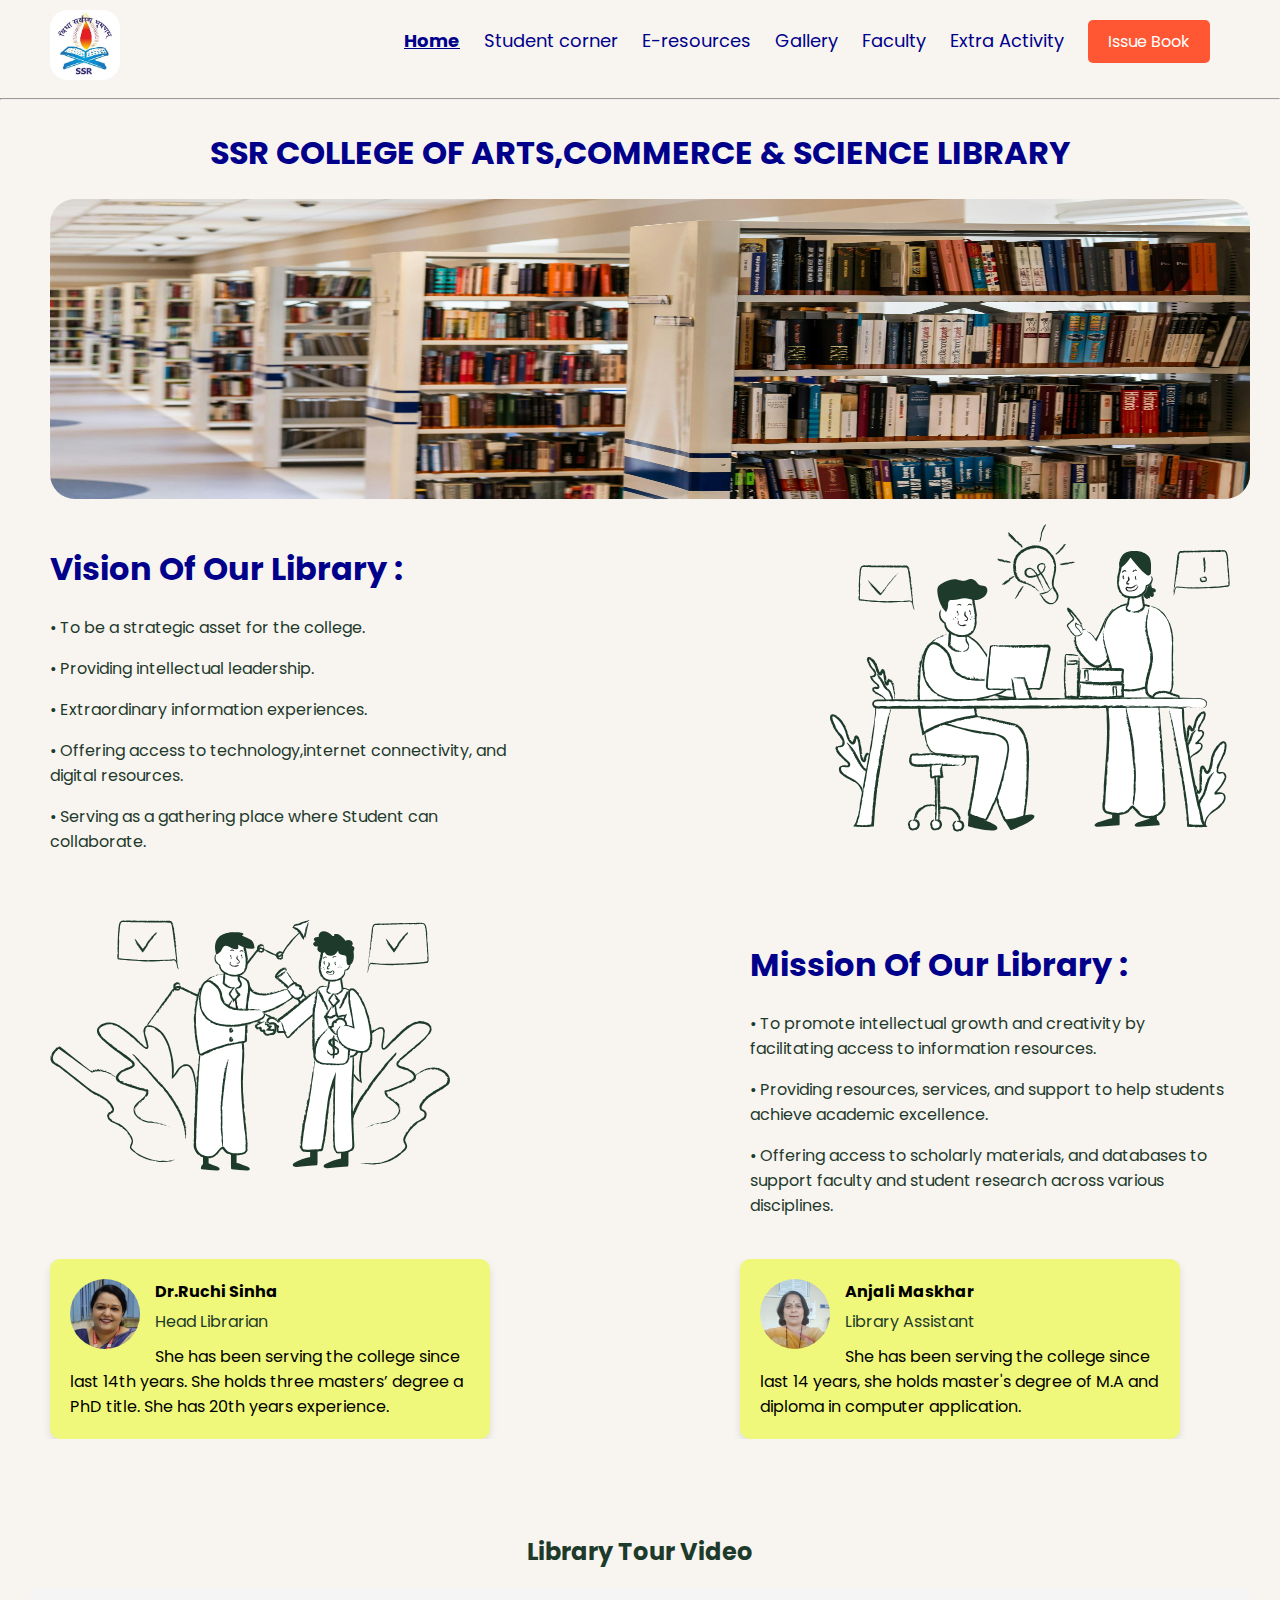
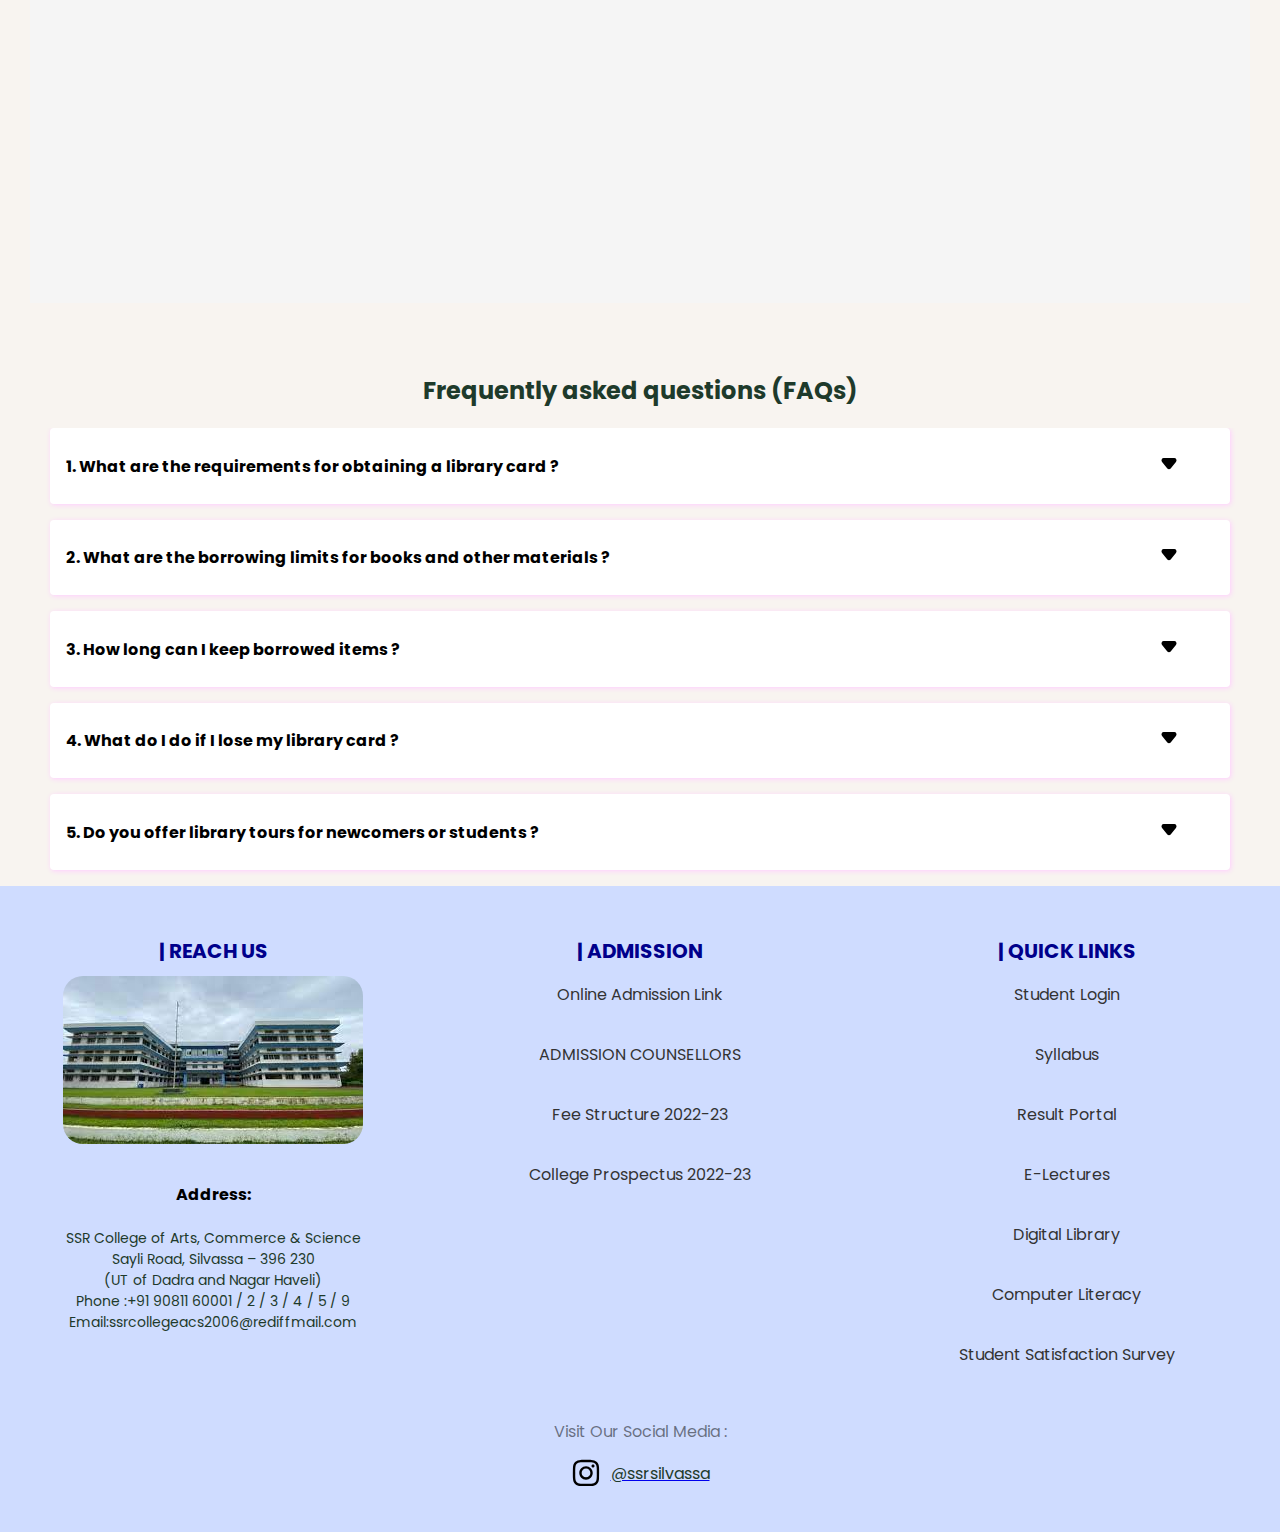
<file: index.html>
<!DOCTYPE html>
<html lang="en">

<head>
  <meta charset="UTF-8">
  <meta name="viewport" content="width=device-width, initial-scale=1.0">
  <title>SSR ACS LIBRARY </title>
  <link rel="icon" type="image/x-icon" href="logo.jpg">
  <link rel="stylesheet" href="style.css">
  <link rel="stylesheet" href="media.css">

</head>

<body>
  
  <header>
    <div class="container">
      <div class="logo">
        <img src="logo.jpg" alt="Logo">
      </div>
      <nav>
<!--          -->
        <div class="menu flex" id="menu">
          <ul>
            <li><a href="index.html" style="  text-decoration: underline;  font-weight: bold;">Home</a></li>
            <li><a href="student_corner.html ">Student corner</a></li>
            <li><a href="E-resources.html">E-resources</a></li>
            <li><a href="Gallery.html">Gallery</a></li>
            <li><a href="faculty.html">Faculty</a></li>
            <li><a href="ExtraActivity.html">Extra Activity</a></li>
            <li><a
                href="https://docs.google.com/forms/d/e/1FAIpQLScoX--Xh_XwYsgQzIsW8X_FtGymw-3ZtJMVncc8g-DpWyfgjg/viewform"
                target="_blank" class="contact-btn contact">Issue Book</a></li>
          </ul>
        </div>
      </nav>
      <!-- <div class="contact"> 
      <a href="https://docs.google.com/forms/d/e/1FAIpQLScoX--Xh_XwYsgQzIsW8X_FtGymw-3ZtJMVncc8g-DpWyfgjg/viewform" class="contact-btn">Issue Book</a>
     </div> -->


      <a href="#" class="nav-toggle" id="nav-toggle">
        <img src="menu (2).png">
      </a>
    </div>
    <hr>

    <div class="title fix" id="title fix">
      <h1>SSR COLLEGE OF ARTS,COMMERCE & SCIENCE LIBRARY</h1>
    </div>
    <div class="title2 fix" id="title fix">
      <h1>SSR COLLEGE OF ARTS,COMMERCE & SCIENCE LIBRARY</h1>
    </div>
    <div class="lib fix">
      <img src="lib.jpg">
    </div>
  </header>
  <br>

  <!--|||||||||||||||||||||||||||||||||||||||||||||||||||||||||||||||||||||||||||||||||||||||||||||||||||||||||||||\-->
  <!-- <h2 style="text-align: center;">Updates</h2>

  <div class=" cover fix">

    <marquee class="marq" loop=""> <a href="Gallery.html" class="no-underline">
        <h1>1.Get Question Papers <span style="margin: 200px;"><a href="E-resources.html"> 2.Question Papers</a></span> </h1>
      </a></marquee>
  </div> -->
  <!------------------POP-UP-------------------->
  <div id="popup" class="blinking-img">
    <span class="close-btn" onclick="closePopup()">X</span>

    <h2 style="text-align: center;">Upcoming Events🎉</h2>

    <div class="  fix">

      <a href="Gallery.html" class="no-underline">
        <h4>This New library Website Comming Soon...</h4>
      </a>
      <a href="Gallery.html" class="no-underline">
        <h4>1. Comming Soon...</h4>
      </a>
      <a href="Gallery.html" class="no-underline">
        <h4>2.  Comming Soon...</h4>
      </a>
      <a href="Gallery.html" class="no-underline">
        <h4></h4>
      </a>

    </div>
  </div>
  <!--POP-UP--------------end------------->
  <!--|||||||||||||||||||||||||||||||||||||||||||||||||||||||||||||||||||||||||||||||||||||||||||||||||||||||||||||\-->


  <!-- -----------------------------------SVG 1------------- -->

  <div class="header fix">
    <div class="header-left">
      <h1>Vision Of Our Library :</h1>
      <p>• To be a strategic asset for the college.
      <p>
      <p>• Providing intellectual leadership.</p>
      <p>• Extraordinary information experiences.</p>
      <p>• Offering access to technology,internet connectivity, and digital resources.</p>
      <p>• Serving as a gathering place where Student can collaborate.</p>

    </div>
    <div class="header-right">
      <img src="3.svg">
    </div>
  </div>
  <br>
  <br>
  <!-- ------------------------------------SVG 2 ------------------------->

  <div class="header2 fix">
    <div class="header2-left">
      <img src="8.svg">
    </div>
    <div class="header2-right">
      <h1>Mission Of Our Library :</h1>
      <p>• To promote intellectual growth and creativity by facilitating access to information resources.
      <p>
      <p>• Providing resources, services, and support to help students achieve academic excellence.</p>
      <p>• Offering access to scholarly materials, and databases to support faculty and student research across various
        disciplines.</p>

    </div>
  </div>
  <br>
  <!-- ------------------Profile-------------------------------- -->

  <div class="profile fix">
    <div class="profile-left"><!---->
      <div class="card">
        <div class="profile-pic">
          <a href="faculty.html"> <img src="mam1.jpg" alt="Profile Picture"></a>
        </div>
        <div class="info">
          <div class="name">Dr.Ruchi Sinha</div>
          <div class="designation">Head Librarian</div>

          <div class="intro">She has been serving the college since last 14th years. She holds three masters’ degree a
            PhD title. She has 20th years experience.</div>
        </div>
        <div style="clear:both;"></div>
      </div>
    </div>

    <div class="profile-right">
      <div class="card">
        <div class="profile-pic">
          <a href="faculty.html"> <img src="mam2.jpeg" alt="Profile Picture"></a>
        </div>
        <div class="info">
          <div class="name">Anjali Maskhar</div>
          <div class="designation">Library Assistant</div>

          <div class="intro">She has been serving the college since last 14 years, she holds master's degree of M.A and
            diploma in computer application. </div>
        </div>
        <div style="clear:both;"></div>
      </div>

    </div>
  </div>
  <br>
  <br>
  <br>
  <!--------------------------------------Video-------------------------------->
  <h2 style="text-align: center;">Library Tour Video</h2>

  <div class="video-container fix">
    <iframe width="560" height="315" src="https://www.youtube.com/embed/3J-zl_Az_II?si=BA45YVy-9uhEp8nw" title="YouTube video player" frameborder="0" allow="accelerometer; autoplay; clipboard-write; encrypted-media; gyroscope; picture-in-picture; web-share" referrerpolicy="strict-origin-when-cross-origin" ></iframe>

  </div>
  <br>
  <!------------------------------------------------------->
  <br>
  <!-- -----------------------FAQ's------------------------------------- -->
  <h2 style="text-align: center;">Frequently asked questions (FAQs)</h2>
  <div class="fix">
    <div class="accordian ">
      <div class="question">
        <h4>1. What are the requirements for obtaining a library card ?</h4>
        <div class="icon"> <img src="down-arrow.svg" style="width: 30px; height: 30px;"></div>
      </div>
      <div class="answer">
        <p>The requirements for obtaining a library card typically include providing a valid form of identification,
          such as a college ID card.</p>
      </div>
    </div>

    <div class="accordian">
      <div class="question">
        <h4>2. What are the borrowing limits for books and other materials ?</h4>
        <div class="icon "> <img src="down-arrow.svg" style="width: 30px; height: 30px;"></div>
      </div>
      <div class="answer ">
        <p>'Two' Books for PG Students and 'One' Book for UG Students.</p>
      </div>
    </div>

    <div class="accordian">
      <div class="question">
        <h4>3. How long can I keep borrowed items ?</h4>
        <div class="icon"> <img src="down-arrow.svg" style="width: 30px; height: 30px;"></div>
      </div>
      <div class="answer">
        <p>Students can keep borrowed items for 7 Days.</p>
      </div>
    </div>

    <div class="accordian">
      <div class="question">
        <h4>4. What do I do if I lose my library card ?</h4>
        <div class="icon"> <img src="down-arrow.svg" style="width: 30px; height: 30px;"></div>
      </div>
      <div class="answer">
        <p>Students can Issue duplicate library card from the library.</p>
      </div>
    </div>

    <div class="accordian">
      <div class="question">
        <h4>5. Do you offer library tours for newcomers or students ?</h4>
        <div class="icon"> <img src="down-arrow.svg" style="width: 30px; height: 30px;"></div>
      </div>
      <div class="answer">
        <p>Yes</p>
      </div>
    </div>


  </div>





  



  <!-- ----------------------------------------------Footer------------------------------------ -->
  <footer class="footer">
    <div class="box">
      <div class="footer-section">
        <h3>| REACH US</h3>
        <img src="college.jpg" alt="College Photo">
        <h4>Address:</h4>
        <p>SSR College of Arts, Commerce & Science<br>Sayli Road, Silvassa – 396 230<br>(UT of Dadra and Nagar Haveli)
          <br>Phone :+91 90811 60001 / 2 / 3 / 4 / 5 / 9<br>Email:ssrcollegeacs2006@rediffmail.com
        </p>
      </div>
      <div class="footer-section">
        <h3>| ADMISSION</h3>
        <ul>
          <li><a href="https://ssracs.vriddhionline.com/" target="_blank">Online Admission Link</a></li><br>
          <li><a href="#">ADMISSION COUNSELLORS</a></li><br>
          <li><a href="https://ssracs.edu.in/Fee-Structure-2021-2022/" target="_blank">Fee Structure 2022-23</a></li><br>
          <li><a href="https://ssracs.edu.in/college-prospectus-21/" target="_blank">College Prospectus 2022-23</a></li>
        </ul>
      </div>
      <div class="footer-section">
        <h3>| QUICK LINKS</h3>
        <ul>
          <li><a href="https://sps.unipune.ac.in/app/" target="_blank"> Student Login</a></li><br>
          <li><a href="http://collegecirculars.unipune.ac.in/sites/documents/Syllabus2024/Forms/AllItems.aspx" target="_blank"> Syllabus</a></li><br>
          <li><a href="http://exam.unipune.ac.in/" target="_blank"> Result Portal</a></li><br>
          <li><a href="https://ssracs.edu.in/e-lectures/" target="_blank">E-Lectures</a></li><br>
          <li><a href="#">Digital Library</a></li><br>
          <li><a href="#">Computer Literacy</a></li><br> 
          <li><a href="https://ssracs.edu.in/student-satisfaction-survey/" target="_blank">Student Satisfaction Survey</a></li>
        </ul>
      </div>
    </div>

    <!-- Watermark container -->
    <div id="watermark-container">
      <p id="watermark-text">Visit Our Social Media :</p>
      <!-- <img src="instagram.svg" height="22px"> -->


      <!-- <img src="instagram.svg" height="22px"> -->
      <div class="instagram-icon fix">
        <img src="instagram_icon.svg" alt="Instagram Icon">
        <a href="https://www.instagram.com/ssrsilvassa/">
          <p class="username">@ssrsilvassa</p>
        </a>
      </div>
    </div>
  </footer>

  <script src="script.js"></script>
  <script>
    // Function to show the pop-up
    function showPopup() {
      var popup = document.getElementById('popup');
      popup.style.display = 'block';
    }

    // Function to close the pop-up
    function closePopup() {
      var popup = document.getElementById('popup');
      popup.style.display = 'none';
    }

    // Set timeout to show the pop-up after 10 seconds
    setTimeout(showPopup, 10000);


  </script>

</body>

</html>
</file>
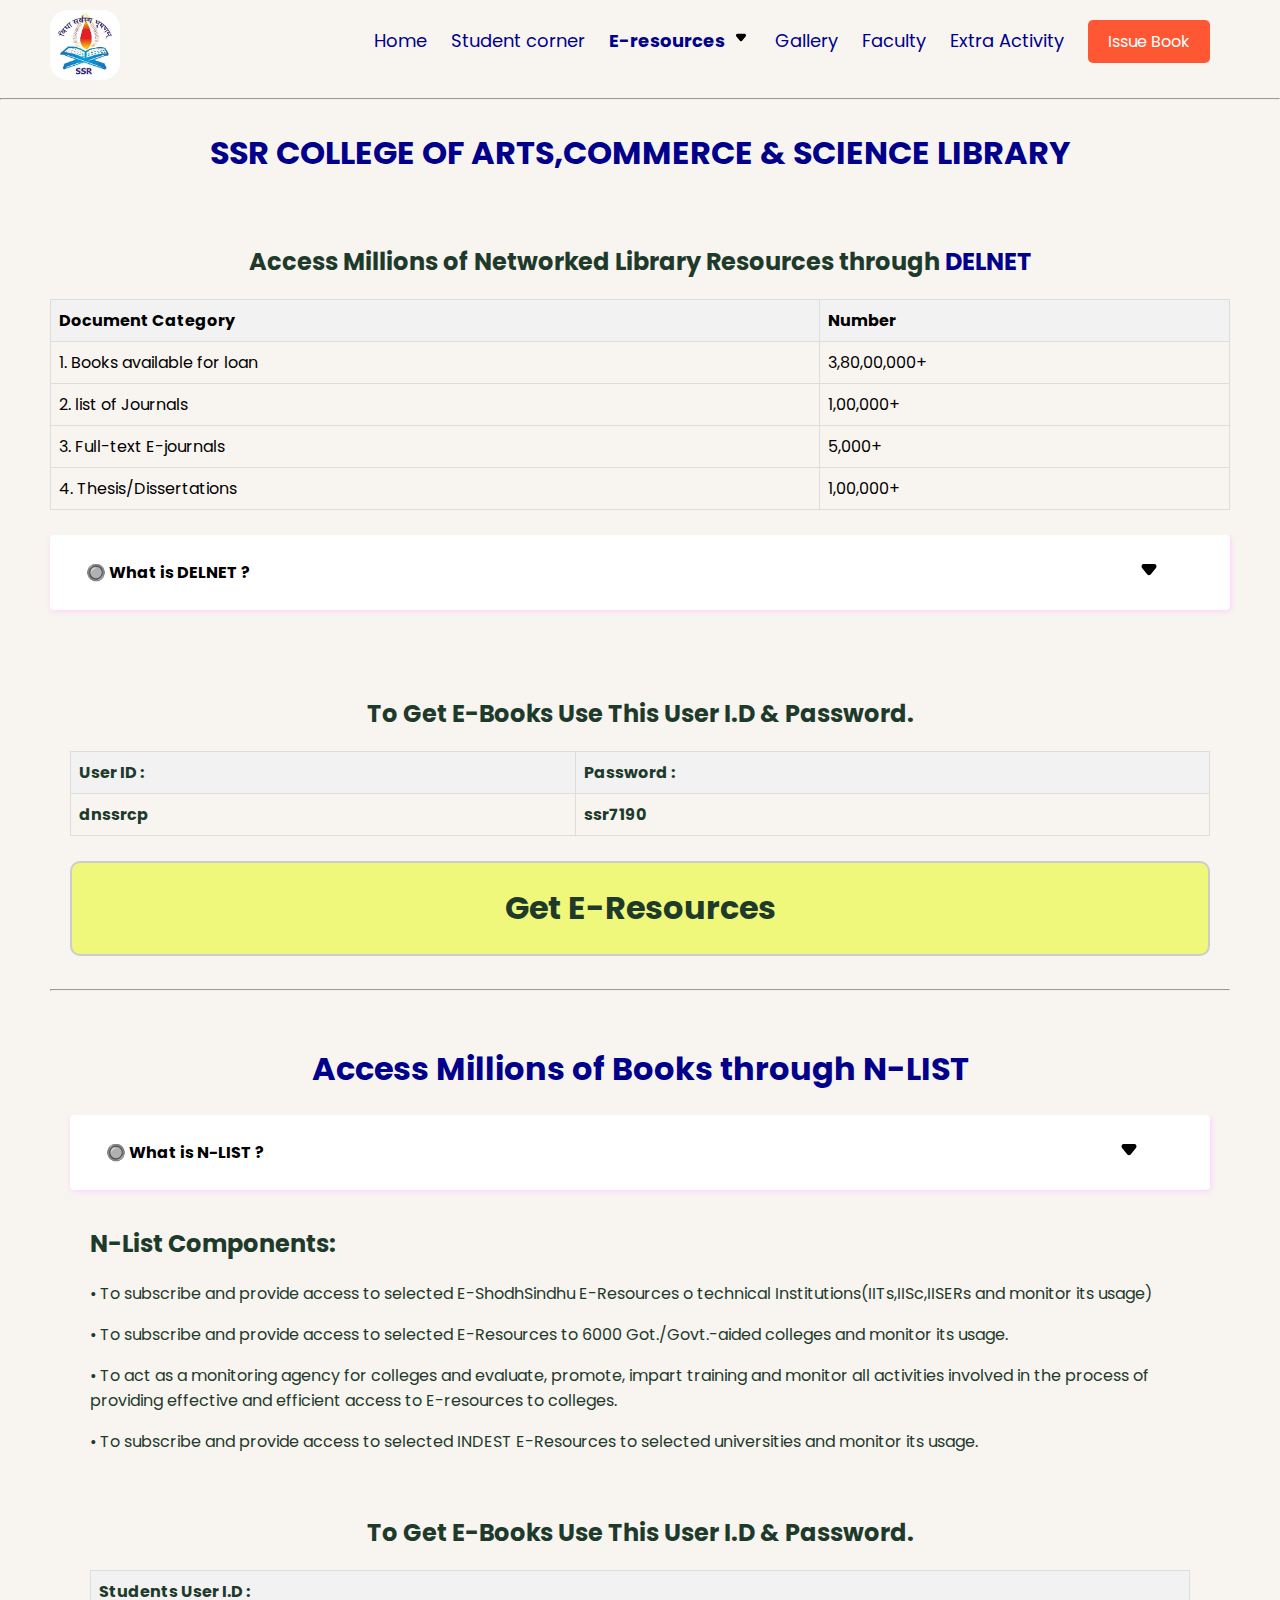
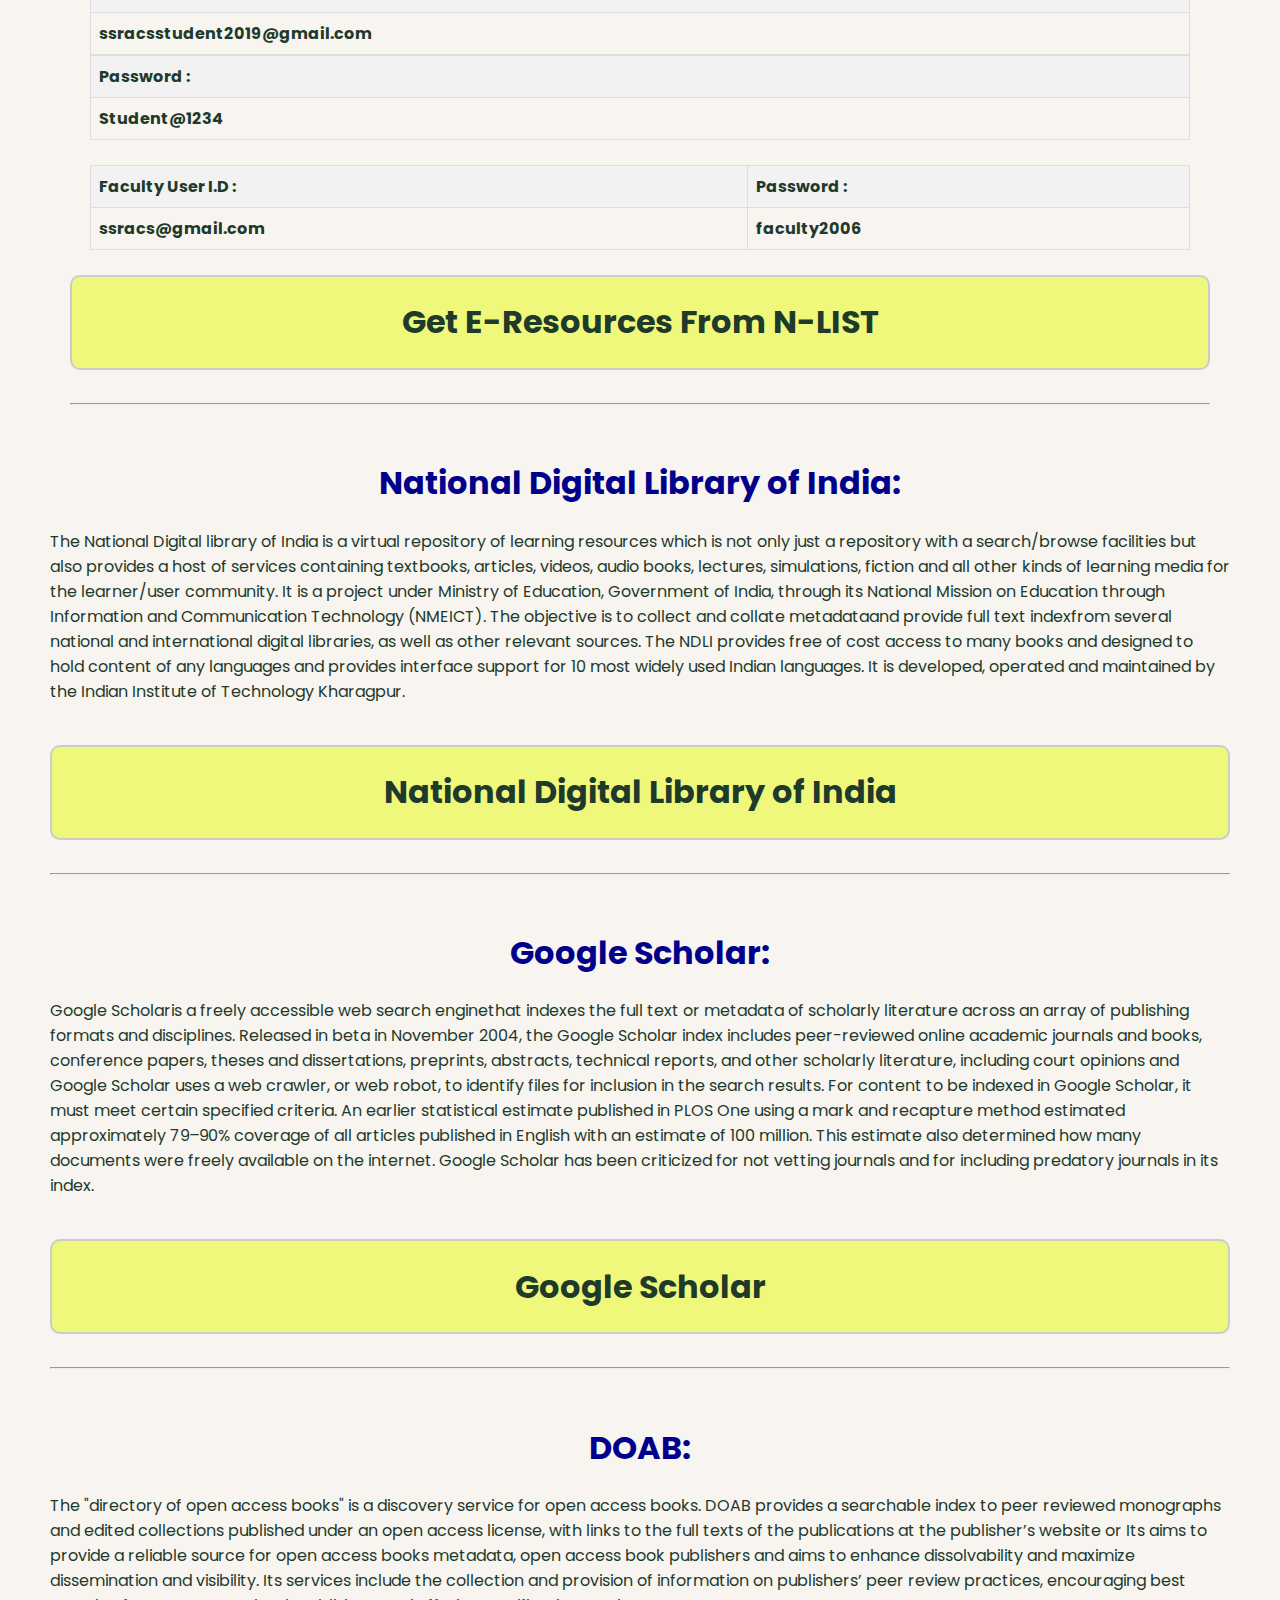
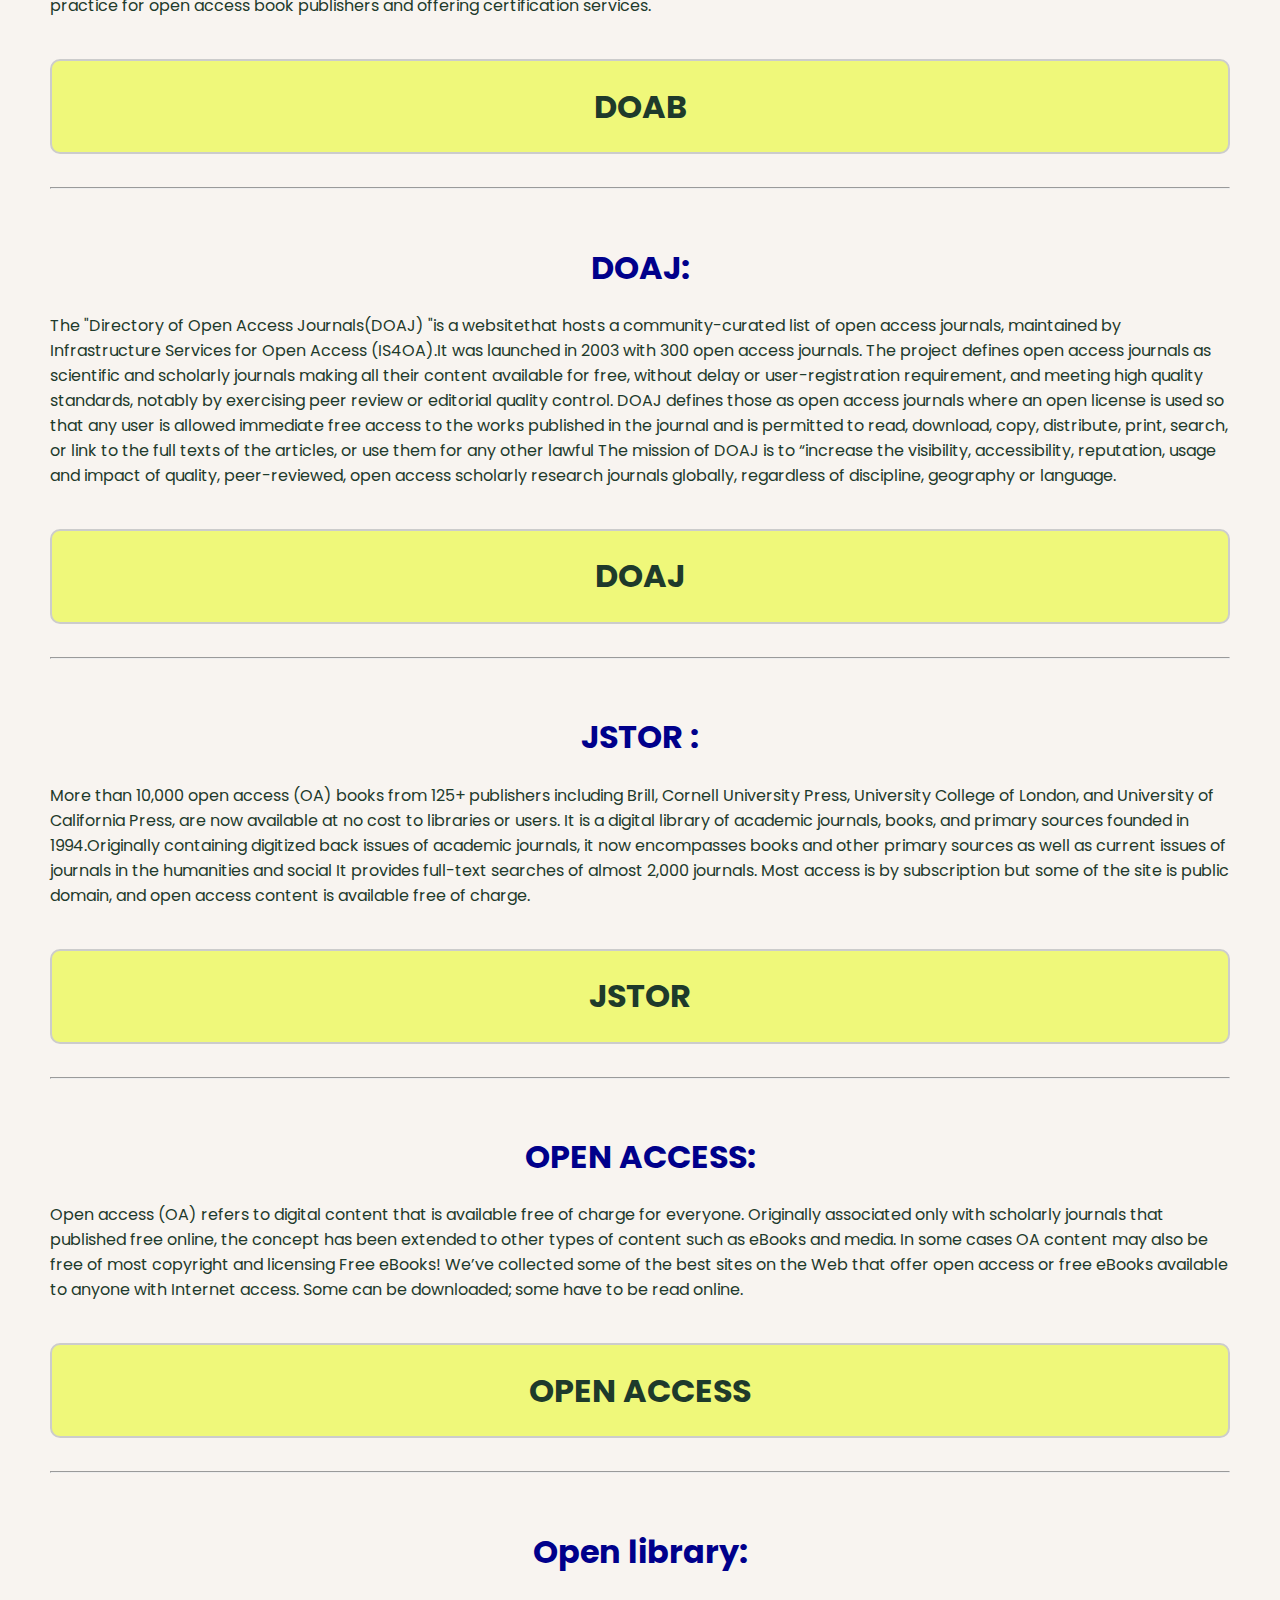
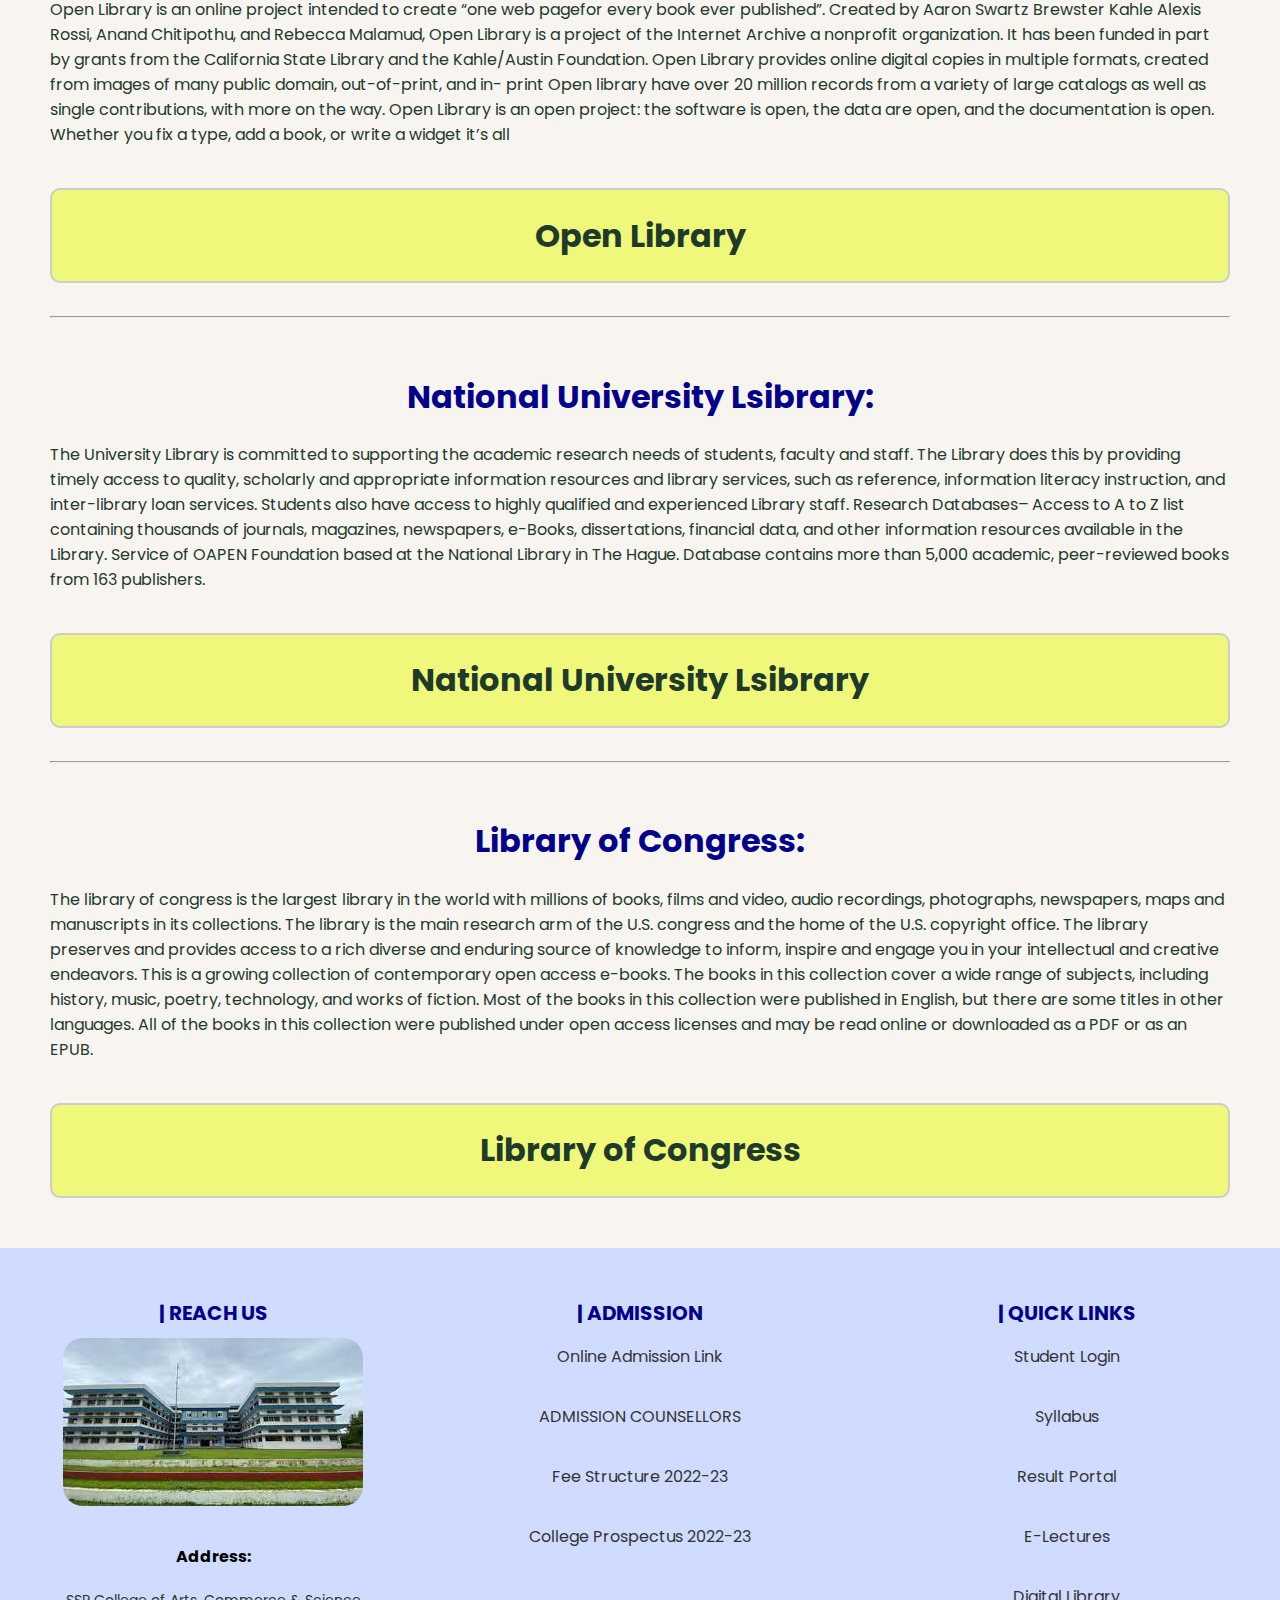
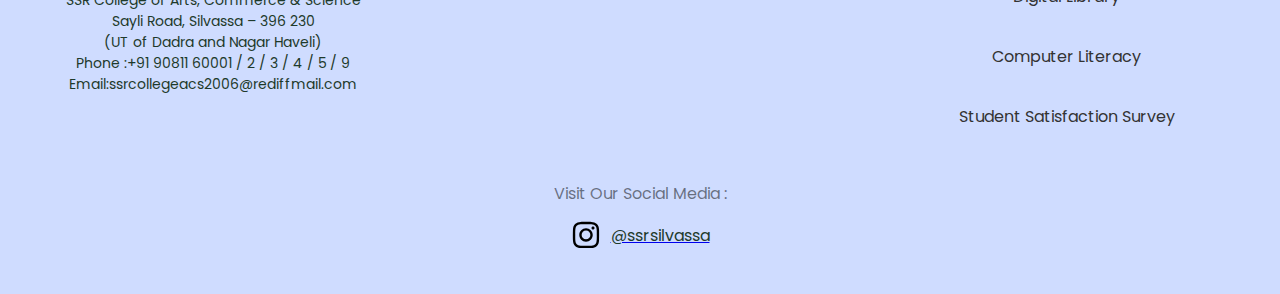
<file: E-resources.html>
<!DOCTYPE html>
<html lang="en">

<head>
  <meta charset="UTF-8">
  <meta name="viewport" content="width=device-width, initial-scale=1.0">
  <title>SSR ACS LIBRARY </title>
  <link rel="icon" type="image/x-icon" href="logo.jpg">
  <link rel="stylesheet" href="style.css">
  <link rel="stylesheet" href="media.css">


</head>

<body>
  <header>
    <div class="container">
      <div class="logo">
        <img src="logo.jpg" alt="Logo">
      </div>
      <nav>
        <div class="menu flex" id="menu">
          <ul>
            <li><a href="index.html">Home</a></li>
            <li><a href="student_corner.html ">Student corner</a></li>
            <li><a href="E-resources.html" style="font-weight: bold;">E-resources</a>
              <img src="down-arrow.svg" style="width: 20px; height: 20px; padding-left: 2px;">

              <ul class="submenu">
                <li><a href="#1">• N-List</a></li>
                <li><a href="#2">• National Digital Library of India</a></li>
                <li><a href="#3">• Google Scholar</a></li>
                <li><a href="#4">• DOAB</a></li><br>
                <li><a href="#5">• DOAJ</a></li><br>
                <li><a href="#6">• JSTOR </a></li>
                <li><a href="#7">• OPEN ACCESS</a></li>
                <li><a href="#8">• Open Library</a></li>
                <li><a href="#9">• National University Lsibrary</a></li>
                <li><a href="#10">• Library of Congress</a></li>

              </ul>
            </li>
            <li><a href="Gallery.html">Gallery</a></li>
            <li><a href="faculty.html">Faculty</a></li>
            <li><a href="ExtraActivity.html">Extra Activity</a></li>
            <li><a
                href="https://docs.google.com/forms/d/e/1FAIpQLScoX--Xh_XwYsgQzIsW8X_FtGymw-3ZtJMVncc8g-DpWyfgjg/viewform"target="_blank"
                class="contact-btn contact">Issue Book</a></li>
          </ul>
        </div>
      </nav>
      <!-- <div class="contact"> 
      <a href="https://docs.google.com/forms/d/e/1FAIpQLScoX--Xh_XwYsgQzIsW8X_FtGymw-3ZtJMVncc8g-DpWyfgjg/viewform" class="contact-btn">Issue Book</a>
     </div> -->


      <a href="#" class="nav-toggle" id="nav-toggle">
        <img src="menu (2).png">
      </a>

    </div>
    <hr>

    <div class="title fix" id="title fix">
      <h1>SSR COLLEGE OF ARTS,COMMERCE & SCIENCE LIBRARY</h1>
    </div>
    <div class="title2 fix" id="title fix">
      <h1>SSR COLLEGE OF ARTS,COMMERCE & SCIENCE LIBRARY</h1>
    </div>
    <!-- <div class="lib fix">
  <img src="img/lib.jpg">
</div> -->
  </header>
  <br>
  <!-----------------------------Body------------------------------------>
  <h2 style="text-align: center;" >Access Millions of Networked Library Resources through <span style="color: darkblue;">DELNET</span></h2>
  <div class="fix">
    <!-- <div class="accordian fix "> -->
    <!-- <div class="question fix"> -->

    <table>
      <thead>
        <tr>
          <th>Document Category</th>
          <th>Number</th>
        </tr>
      </thead>
      <tbody>
        <tr>
          <td>1. Books available for loan</td>
          <td>3,80,00,000+ </td>
        </tr>
        <tr>
          <td>2. list of Journals</td>
          <td>1,00,000+ </td>
        </tr>
        <tr>
          <td>3. Full-text E-journals</td>
          <td>5,000+ </td>
        </tr>
        <tr>
          <td>4. Thesis/Dissertations</td>
          <td>1,00,000+ </td>
        </tr>
      </tbody>
    </table>
  </div><br>
  <!-- <div class="answer"></div> -->
  <!-- </div> -->

  <!-- ---------------------------------------------------- ---->
  <div class="fix">
    <div class="accordian fix ">
      <div class="question fix">
        <h4 class="blinking-text">🔘 What is DELNET ? </h4>
        <div class="icon blinking-text"> <img src="down-arrow.svg" style="width: 30px; height: 30px;"></div>
      </div>
      <div class="answer">
        <p>It was started at the India International Centre Library in January 1988 and was registered as a society in
          1992.DELNET has been actively engaged with the compilation of various Union Catalogues of the resources
          available in member libraries. It has already created the union catalogue of Books, Union List of current
          periodicals, Union Catalogue of periodicals, CD-ROM database of Indian specialists, database of periodical
          Articles, Union List of Video Recordings, Urdu Manuscripts’ database, database of theses and dissertations,
          sample database of language publications using GIST technology and serval other databases. </p>
      </div>
    </div>
    <br>
    <br>

    <h2 style="text-align: center;" id="1">To Get E-Books Use This User I.D & Password.</h2>
    <div class="fix">
      <!-- <div class="accordian "> -->
      <!-- <div class="question "> -->

      <table class="idpass">
        <thead>
          <tr>
            <th>User ID :</th>
            <th>Password :</th>
          </tr>
        </thead>
        <tbody>
          <tr>
            <td>dnssrcp</td>
            <td>ssr7190</td>
          </tr>
        </tbody>
      </table>
      <!-- </div> -->
    </div>

    <br>

    <div class="q_paper fix">
      <div class="cover">
        <a href="https://discovery1.delnet.in/" target="_blank" class="no-underline" id="heading">
          <h1>Get E-Resources</h1>
        </a>
      </div>
    </div>
    <BR>
    <hr>
    <BR>
    <!------------------------------N-LIST-------------------------------------->
    <h1 style="text-align: center;" >Access Millions of Books through N-LIST</h1>


    <div class="fix">
      <div class="accordian fix ">
        <div class="question fix">
          <h4 class="blinking-text">🔘 What is N-LIST ? </h4>
          <div class="icon blinking-text"> <img src="down-arrow.svg" style="width: 30px; height: 30px;"></div>
        </div>
        <div class="answer">
          <p><span style="font-weight: bold;"> List Programme: </span>The project entitled “national Library and
            Information Services Infrastructure for Scholarly Content (N-list)’, being jointly executed by the
            E-ShodhSindhu Consortium. INFLIBNET Centre and the INDEST – AICTE Consortium, IIT Delhi provides for
            (cross-subscription to e-Resources subscribed by the two consorts is,
            i.e. subscription to INDEST-AICTE resources for universities and E-ShodhSindhu resources for technical
            institutions; and ii) access to selected E-resources to colleges. This programme is very useful both for
            students and faculty, its provides 31, 35000 +e-books and 6000+ e-journals. </p>
            <a href="https://www.youtube.com/watch?v=IXzMeBMsmpo&t=171s" target="_blank">How To Use N-LIST</a>
        </div>
      </div>
      <div class="header fix">
        <div class="header-left">
          <h2 style="text-align: left;">N-List Components:</h2>
          <p>• To subscribe and provide access to selected E-ShodhSindhu E-Resources o technical
            Institutions(IITs,IISc,IISERs and monitor its usage)
          <p>
          <p>• To subscribe and provide access to selected E-Resources to 6000 Got./Govt.-aided colleges and monitor its
            usage. </p>
          <p>• To act as a monitoring agency for colleges and evaluate, promote, impart training and monitor all
            activities involved in the process of providing effective and efficient access to E-resources to colleges.
          </p>
          <p>• To subscribe and provide access to selected INDEST E-Resources to selected universities and monitor its
            usage.</p>
        </div>
      </div>
      <br>
      <h2 style="text-align: center;" >To Get E-Books Use This User I.D & Password.</h2>
      <div class="fix">
        <table class="idpass idpass-width">
          <thead>
            <tr>
              <th>Students User I.D :</th>
            </tr>
          </thead>
          <tbody>
            <tr>
              <td> ssracsstudent2019@gmail.com</td>
            </tr>
          </tbody>
        </table>
        <table class="idpass idpass-width">
          <thead>
            <tr>
              <th>Password :</th>
            </tr>
          </thead>
          <tbody>
            <tr>
              <td> Student@1234</td>
            </tr>
          </tbody>
        </table>
        
        <br>
        <table class="idpass">
          <thead>
            <tr>
              <th>Faculty User I.D :</th>
              <th>Password :</th>
            </tr>
          </thead>
          <tbody>
            <tr>
              <td> ssracs@gmail.com</td>
              <td> faculty2006</td>
            </tr>
          </tbody>
        </table>

      </div>
    </div>
    <br>
    <div class="q_paper fix">
      <div class="cover">
        <a href="https://nlist.inflibnet.ac.in/veresources.php" target="_blank" class="no-underline" id="heading" >
          <h1>Get E-Resources From N-LIST</h1>
        </a>
      </div>
      <br>
      <hr>
    </div>
  </div>
  <br>
  <!-------------------------------------------->
  <div class="header fix">
    <div class="header-left">
      <h1 style="text-align: center;" id="2">National Digital Library of India: </h1>
      <p>The National Digital library of India is a virtual repository of learning resources which is not only just a
        repository with a search/browse facilities but also provides a host of services containing textbooks, articles,
        videos, audio books, lectures, simulations, fiction and all other kinds of learning media for the learner/user
        community. It is a project under Ministry of Education, Government of India, through its National Mission on
        Education through Information and Communication Technology (NMEICT). The objective is to collect and collate
        metadataand provide full text indexfrom several national and international digital libraries, as well as other
        relevant sources. The NDLI provides free of cost access to many books and designed to hold content of any
        languages and provides interface support for 10 most widely used Indian languages. It is developed, operated and
        maintained by the Indian Institute of Technology Kharagpur.
      <p>
    </div>
  </div>
  <br>
  <div class="q_paper fix">
    <div class="cover">
      <a href="https://ndl.iitkgp.ac.in/" target="_blank" class="no-underline" id="heading">
        <h1>National Digital Library of India</h1>
      </a>
    </div>
    <br>
    <hr>
    <br>
  </div>
  <!--  -->
  <div class="header fix">
    <div class="header-left">
      <h1 style="text-align: center;" id="3" >Google Scholar: </h1>
      <p>Google Scholaris a freely accessible web search enginethat indexes the full text or metadata of scholarly
        literature across an array of publishing formats and disciplines. Released in beta in November 2004, the Google
        Scholar index includes peer-reviewed online academic journals and books, conference papers, theses and
        dissertations, preprints, abstracts, technical reports, and other scholarly literature, including court opinions
        and Google Scholar uses a web crawler, or web robot, to identify files for inclusion in the search results. For
        content to be indexed in Google Scholar, it must meet certain specified criteria. An earlier statistical
        estimate published in PLOS One using a mark and recapture method estimated approximately 79–90% coverage of all
        articles published in English with an estimate of 100 million. This estimate also determined how many documents
        were freely available on the internet. Google Scholar has been criticized for not vetting journals and for
        including predatory journals in its index.
      <p>
    </div>
  </div>
  <br>
  <div class="q_paper fix">
    <div class="cover">
      <a href="https://scholar.google.com/" target="_blank" class="no-underline" id="heading">
        <h1>Google Scholar</h1>
      </a>
    </div>
    <br>
    <hr>
    <br>
  </div>
  <!--  -->
  <div class="header fix">
    <div class="header-left">
      <h1 style="text-align: center;" id="4">DOAB: </h1>
      <p>The "directory of open access books" is a discovery service for open access books. DOAB provides a searchable
        index to peer reviewed monographs and edited collections published under an open access license, with links to
        the full texts of the publications at the publisher’s website or Its aims to provide a reliable source for open
        access books metadata, open access book publishers and aims to enhance dissolvability and maximize dissemination
        and visibility. Its services include the collection and provision of information on publishers’ peer review
        practices, encouraging best practice for open access book publishers and offering certification services.
      <p>
    </div>
  </div>
  <br>
  <div class="q_paper fix">
    <div class="cover">
      <a href="https://www.doabooks.org/" target="_blank" class="no-underline" id="heading">
        <h1>DOAB</h1>
      </a>
    </div>
    <br>
    <hr>
    <br>
  </div>
  <!--  -->
  <div class="header fix">
    <div class="header-left">
      <h1 style="text-align: center;" id="5">DOAJ: </h1>
      <p>The "Directory of Open Access Journals(DOAJ) "is a websitethat hosts a community-curated list of open access
        journals, maintained by Infrastructure Services for Open Access (IS4OA).It was launched in 2003 with 300 open
        access journals. The project defines open access journals as scientific and scholarly journals making all their
        content available for free, without delay or user-registration requirement, and meeting high quality standards,
        notably by exercising peer review or editorial quality control. DOAJ defines those as open access journals where
        an open license is used so that any user is allowed immediate free access to the works published in the journal
        and is permitted to read, download, copy, distribute, print, search, or link to the full texts of the articles,
        or use them for any other lawful The mission of DOAJ is to “increase the visibility, accessibility, reputation,
        usage and impact of quality, peer-reviewed, open access scholarly research journals globally, regardless of
        discipline, geography or language.</p>

    </div>
  </div>
  <br>
  <div class="q_paper fix">
    <div class="cover">
      <a href="https://doaj.org/" target="_blank"class="no-underline" id="heading">
        <h1>DOAJ</h1>
      </a>
    </div>
    <br>
    <hr>
    <br>
  </div>

  <!--  -->
  <div class="header fix">
    <div class="header-left">
      <h1 style="text-align: center;" id="6">JSTOR : </h1>
      <p>More than 10,000 open access (OA) books from 125+ publishers including Brill, Cornell University Press,
        University College of London, and University of California Press, are now available at no cost to libraries or
        users. It is a digital library of academic journals, books, and primary sources founded in 1994.Originally
        containing digitized back issues of academic journals, it now encompasses books and other primary sources as
        well as current issues of journals in the humanities and social It provides full-text searches of almost 2,000
        journals. Most access is by subscription but some of the site is public domain, and open access content is
        available free of charge.
      <p>
    </div>
  </div>
  <br>
  <div class="q_paper fix">
    <div class="cover">
      <a href="https://about.jstor.org/librarians/books/open-access-books-jstor/" target="_blank" class="no-underline" id="heading">
        <h1>JSTOR</h1>
      </a>
    </div>
    <br>
    <hr>
    <br>
  </div>

  <!--  -->
  <div class="header fix">
    <div class="header-left">
      <h1 style="text-align: center;" id="7">OPEN ACCESS: </h1>
      <p>Open access (OA) refers to digital content that is available free of charge for everyone. Originally associated
        only with scholarly journals that published free online, the concept has been extended to other types of content
        such as eBooks and media. In some cases OA content may also be free of most copyright and licensing Free eBooks!
        We’ve collected some of the best sites on the Web that offer open access or free eBooks available to anyone with
        Internet access. Some can be downloaded; some have to be read online.
      <p>
    </div>
  </div>
  <br>
  <div class="q_paper fix">
    <div class="cover">
      <a href="https://www.loc.gov/collections/open-access-books/about-this-collection/" target="_blank"class="no-underline"
        id="heading">
        <h1>OPEN ACCESS</h1>
      </a>
    </div>
    <br>
    <hr>
    <br>
  </div>

  <!--  -->
  <div class="header fix">
    <div class="header-left">
      <h1 style="text-align: center;" id="8">Open library: </h1>
      <p>Open Library is an online project intended to create “one web pagefor every book ever published”. Created by
        Aaron Swartz Brewster Kahle Alexis Rossi, Anand Chitipothu, and Rebecca Malamud, Open Library is a project of
        the Internet Archive a nonprofit organization. It has been funded in part by grants from the California State
        Library and the Kahle/Austin Foundation. Open Library provides online digital copies in multiple formats,
        created from images of many public domain, out-of-print, and in- print Open library have over 20 million records
        from a variety of large catalogs as well as single contributions, with more on the way. Open Library is an open
        project: the software is open, the data are open, and the documentation is open. Whether you fix a type, add a
        book, or write a widget it’s all
      <p>
    </div>
  </div>
  <br>
  <div class="q_paper fix">
    <div class="cover">
      <a href="https://openlibrary.org/" target="_blank" class="no-underline" id="heading">
        <h1>Open Library</h1>
      </a>
    </div>
    <br>
    <hr>
    <br>
  </div>

  <!--  -->
  <div class="header fix">
    <div class="header-left">
      <h1 style="text-align: center;" id="9">National University Lsibrary: </h1>
      <p>The University Library is committed to supporting the academic research needs of students, faculty and staff.
        The Library does this by providing timely access to quality, scholarly and appropriate information resources and
        library services, such as reference, information literacy instruction, and inter-library loan services. Students
        also have access to highly qualified and experienced Library staff. Research Databases– Access to A to Z list
        containing thousands of journals, magazines, newspapers, e-Books, dissertations, financial data, and other
        information resources available in the Library. Service of OAPEN Foundation based at the National Library in The
        Hague. Database contains more than 5,000 academic, peer-reviewed books from 163 publishers.
      <p>
    </div>
  </div>
  <br>
  <div class="q_paper fix">
    <div class="cover">
      <a href="https://resources.nu.edu/library" target="_blank" class="no-underline" id="heading">
        <h1>National University Lsibrary </h1>
      </a>
    </div>
    <br>
    <hr>
    <br>
  </div>

  <!--  -->
  <div class="header fix">
    <div class="header-left" >
      <h1 style="text-align: center;" id="10">Library of Congress: </h1>
      <p>The library of congress is the largest library in the world with millions of books, films and video, audio
        recordings, photographs, newspapers, maps and manuscripts in its collections. The library is the main research
        arm of the U.S. congress and the home of the U.S. copyright office. The library preserves and provides access to
        a rich diverse and enduring source of knowledge to inform, inspire and engage you in your intellectual and
        creative endeavors. This is a growing collection of contemporary open access e-books. The books in this
        collection cover a wide range of subjects, including history, music, poetry, technology, and works of fiction.
        Most of the books in this collection were published in English, but there are some titles in other languages.
        All of the books in this collection were published under open access licenses and may be read online or
        downloaded as a PDF or as an EPUB.
      <p>
    </div>
  </div>
  <br>
  <div class="q_paper fix">
    <div class="cover">
      <a href="https://www.loc.gov/" target="_blank" class="no-underline" id="heading">
        <h1>Library of Congress</h1>
      </a>
    </div>
    <br>
    
    <br>
  </div>

  <!--  -->













  



  <!-- ----------------------------------------------Footer------------------------------------ -->
  <footer class="footer">
    <div class="box">
      <div class="footer-section">
        <h3>| REACH US</h3>
        <img src="college.jpg" alt="College Photo">
        <h4>Address:</h4>
        <p>SSR College of Arts, Commerce & Science<br>Sayli Road, Silvassa – 396 230<br>(UT of Dadra and Nagar Haveli)
          <br>Phone :+91 90811 60001 / 2 / 3 / 4 / 5 / 9<br>Email:ssrcollegeacs2006@rediffmail.com
        </p>
      </div>
      <div class="footer-section">
        <h3>| ADMISSION</h3>
        <ul>
          <li><a href="https://ssracs.vriddhionline.com/" target="_blank">Online Admission Link</a></li><br>
          <li><a href="#">ADMISSION COUNSELLORS</a></li><br>
          <li><a href="https://ssracs.edu.in/Fee-Structure-2021-2022/" target="_blank">Fee Structure 2022-23</a></li><br>
          <li><a href="https://ssracs.edu.in/college-prospectus-21/" target="_blank">College Prospectus 2022-23</a></li>
        </ul>
      </div>
      <div class="footer-section">
        <h3>| QUICK LINKS</h3>
        <ul>
          <li><a href="https://sps.unipune.ac.in/app/" target="_blank"> Student Login</a></li><br>
          <li><a href="http://collegecirculars.unipune.ac.in/sites/documents/Syllabus2024/Forms/AllItems.aspx" target="_blank"> Syllabus</a></li><br>
          <li><a href="http://exam.unipune.ac.in/" target="_blank"> Result Portal</a></li><br>
          <li><a href="https://ssracs.edu.in/e-lectures/" target="_blank">E-Lectures</a></li><br>
          <li><a href="#">Digital Library</a></li><br>
          <li><a href="#">Computer Literacy</a></li><br> 
          <li><a href="https://ssracs.edu.in/student-satisfaction-survey/" target="_blank">Student Satisfaction Survey</a></li>
        </ul>
      </div>
    </div>

    <!-- Watermark container -->
    <div id="watermark-container">
      <p id="watermark-text">Visit Our Social Media :</p>
      <!-- <img src="instagram.svg" height="22px"> -->


      <!-- <img src="instagram.svg" height="22px"> -->
      <div class="instagram-icon fix">
        <img src="instagram_icon.svg" alt="Instagram Icon">
        <a href="https://www.instagram.com/ssrsilvassa/">
          <p class="username">@ssrsilvassa</p>
        </a>
      </div>
    </div>
  </footer>
  <script src="script.js"></script>
  <script>
    document.getElementById("heading").addEventListener("click", function (event) {
      event.preventDefault(); // Prevent default link behavior

      // Show popup message
      var confirmation = confirm("Use This! User ID : ssracsstudent2019@gmail.com                       Password : Student@1234");

      // If user confirms, redirect to the link
      if (confirmation) {
        window.location.href = this.href;
      }
    });
  </script>

</body>

</html>
</file>
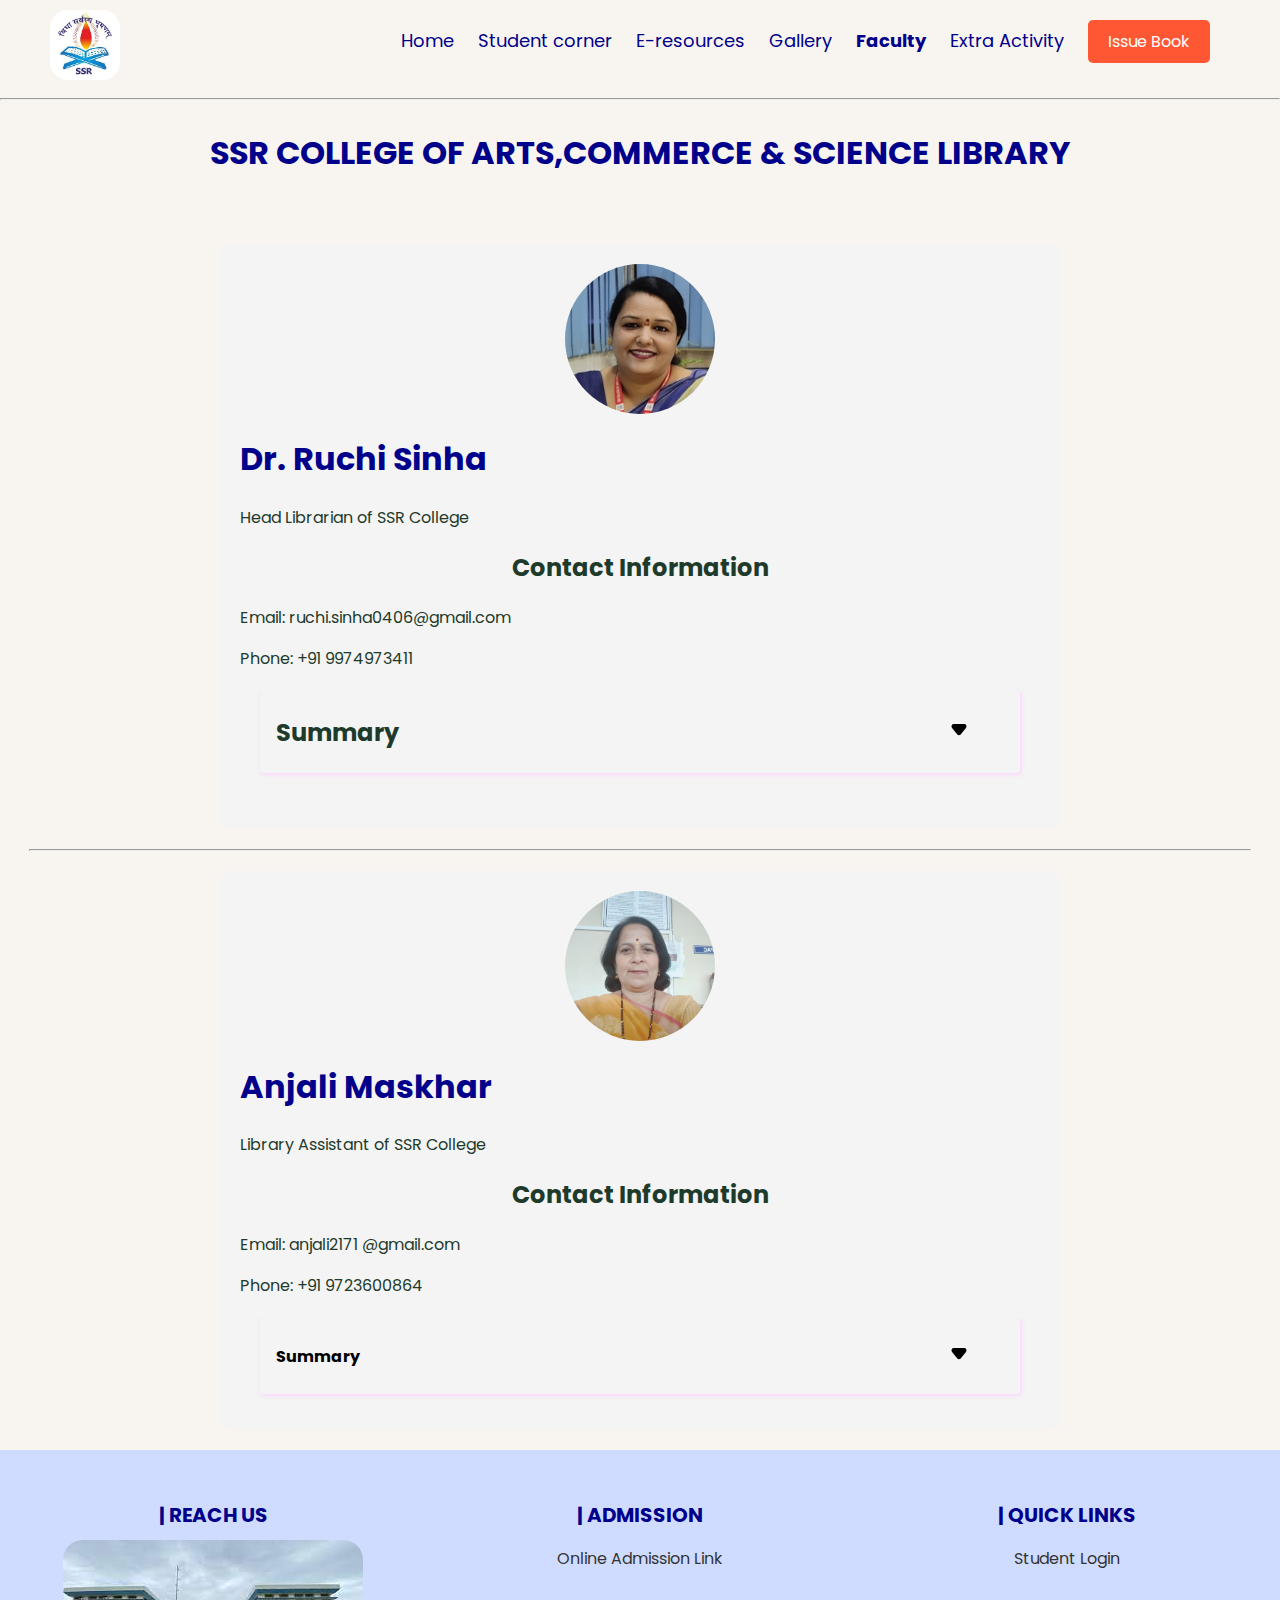
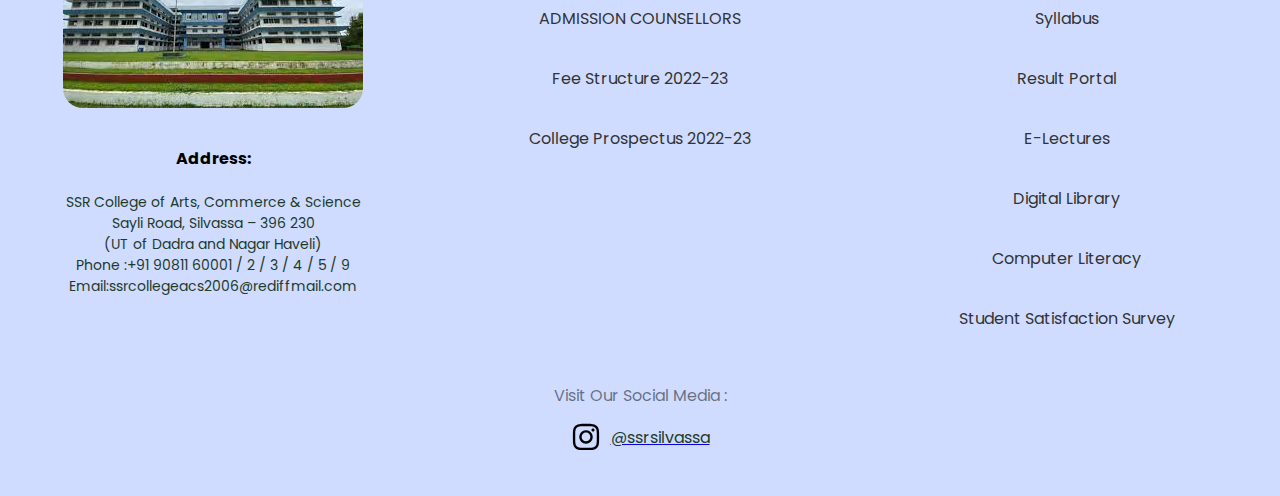
<file: faculty.html>
<!DOCTYPE html>
<html lang="en">

<head>
    <meta charset="UTF-8">
    <meta name="viewport" content="width=device-width, initial-scale=1.0">
    <title>SSR ACS LIBRARY </title>
    <link rel="icon" type="image/x-icon" href="logo.jpg">
    <link rel="stylesheet" href="style.css">
    <link rel="stylesheet" href="media.css">
    <style>
        
        .containerr {
            max-width: 800px;
            margin: 20px auto;
            padding: 20px;
            background-color: #f4f4f4;
            border-radius: 10px;
        }

        .profile-photo {
            display: block;
            margin: 0 auto;
            width: 150px;
            height: 150px;
            border-radius: 50%;
            overflow: hidden;
        }

        .profile-photo img {
            width: 100%;
            height: auto;
        }


        .section {
            margin-bottom: 20px;
        }

        table {
            border-collapse: collapse;
            width: 100%;
        }

        th,
        td {
            border: 1px solid #dddddd;
            text-align: left;
            padding: 8px;
        }

        th {
            background-color: #f2f2f2;

        }

        @media screen and (max-width: 600px) {
            .container {
                padding: 10px;
            }

            .profile-photo {
                width: 100px;
                height: 100px;
            }
        }
    </style>
</head>

<body>
    <header>
        <div class="container">
            <div class="logo">
                <img src="logo.jpg" alt="Logo">
            </div>
            <nav>
                <div class="menu flex" id="menu">
                    <ul>
                        <li><a href="index.html">Home</a></li>
                        <li><a href="student_corner.html">Student corner</a></li>
                        <li><a href="E-resources.html">E-resources</a></li>
                        <li><a href="Gallery.html">Gallery</a></li>
                        <li><a href="faculty.html" style=" font-weight: bold;">Faculty</a></li>
                        <li><a href="ExtraActivity.html">Extra Activity</a></li>
                        <li><a href="https://docs.google.com/forms/d/e/1FAIpQLScoX--Xh_XwYsgQzIsW8X_FtGymw-3ZtJMVncc8g-DpWyfgjg/viewform"
                            target="_blank" class="contact-btn contact">Issue Book</a></li>
                        </li>
                    </ul>
                </div>
            </nav>
            
            <a href="#" class="nav-toggle" id="nav-toggle">
                <img src="menu (2).png">
            </a>

        </div>
        <hr>

        <div class="title fix" id="title fix">
            <h1>SSR COLLEGE OF ARTS,COMMERCE & SCIENCE LIBRARY</h1>
        </div>
        <div class="title2 fix" id="title fix">
            <h1>SSR COLLEGE OF ARTS,COMMERCE & SCIENCE LIBRARY</h1>
        </div>
        <!-- 
<div class="lib fix">
  <img src="img/lib.jpg">
</div> -->
    </header>
    <br>
    <!------------------------------------------------- Faculty-Profile-1---------------------------- -->


    <div class="containerr">
        <div class="profile-photo">
            <img src="mam1.jpg" alt="Profile Photo">
        </div>
        <div class="section">
            <h1>Dr. Ruchi Sinha</h1>
            <p>Head Librarian of SSR College </p>
        </div>
        <div class="section">
            <h2>Contact Information</h2>
            <p>Email: ruchi.sinha0406@gmail.com</p>
            <p>Phone: +91 9974973411</p>

        </div>
        <div class="section">
            <!-- <h2>Summary</h2> -->
            <div class="fix" >
                <div class="accordian " style="background-color: #f4f4f4;">
                   <div class="question">
                    <h2>Summary</h2>
                       <div class="icon">  <img src="down-arrow.svg" style= "width: 30px; height: 30px;"></div>
                   </div>
                   <div class="answer">
                    <p>Dr. Ruchi Sinha is the Head Librarian of SSR College of Arts, Commerce and Science, Silvassa. She has
                        been serving the college since last 14th years. She holds three masters’ degree a PhD title. She has
                        20th years experience.<br><br>
                        She is an approved PhD Guide of JJT University; Rajasthan. Two students have already completed their PhD
                        in Library & Information Science under her mentorship.<br>
                        <br> <br> She has published 12 Research Papers in National and International Journals and Conferences.
                        She has written a book titled “Information Technology in College Libraries” in collaboration with
                        Himalaya Publishing House, Mumbai.<br><br>
                        The title of Best Librarian was conferred on her in the year 2009 by Bilimora Vibhag Kalyani Mandal
                        Bilimora, Gujarat; the award of The Best Women Librarian was bestowed on her in the year 2022 by Madras
                        Library Assocation, Chennai.<br><br> She was acknowledging for her revolutionary work in the field of
                        Library Science by the same Association in the year 2023.
                        They faced the NAAC Committee in 2019 and she presented their library very well. She has also created a
                        Library website of their Library or has created an E-Library.
                    </p>
                    <div class="section">
                        <h2>Experience</h2>
                        <p>She has been serving the college since last 14th years.</p>
            
                    </div>
                    <div class="section">
                        <h2>Education</h2>
                        <table>
                            <thead>
                                <tr>
                                    <th>Year</th>
                                    <th>Degree</th>
                                </tr>
                            </thead>
                            <tbody>
                                <tr>
                                    <td>2013-17</td>
                                    <td>PhD (Library & Information Science)</td>
            
                                </tr>
                                <tr>
                                    <td>2008-09</td>
                                    <td> Master of Library & Information Science</td>
            
                                </tr>
                                <tr>
                                    <td> 2002-03</td>
                                    <td>Bachelor of Library & Information Science</td>
                                </tr>
                                <tr>
                                    <td> 2000-02</td>
                                    <td>Master of Arts (Economics)</td>
                                </tr>
                                <tr>
                                    <td> 1998-99</td>
                                    <td>Certificate Course in Library Science</td>
                                </tr>
                                <tr>
                                    <td>1997-2000</td>
                                    <td> Bachelor of Arts (Psychology, Sociology& Economics)</td>
                                </tr>
                            </tbody>
                        </table>
                    </div>
                </div>
                   </div>
                </div>
                </div>
           
        </div>
        
    <!-------------------Resume-2------------------------------->
    <hr class="fix">
    <div class="containerr" >
        <div class="profile-photo">
            <img src="mam2.jpeg" alt="Profile Photo">
        </div>
        <div class="section">
            <h1>
                <h1>Anjali Maskhar</h1>
                <p>Library Assistant of SSR College </p>
        </div>
        <div class="section">
            <h2>Contact Information</h2>
            <p>Email: anjali2171 @gmail.com</p>
            <p>Phone: +91 9723600864</p>

        </div>
        <div class="fix">
            <div class="accordian" style="background-color: #f4f4f4;">
              <div class="question">
                <h4>Summary</h4>
                <div class="icon"> <img src="down-arrow.svg" style="width: 30px; height: 30px;"></div>
              </div>
              <div class="answer">
        
            <h2>Summary</h2>
            <p>Assistant Librarian at SSR College of Arts, Commerce & Science College, Silvassa UT of D & NH

            </p>
        
        
            <h2>Experience</h2>
            <p>She has been serving the college since last 14th years.</p>
            
        <div class="section">
            <h2>Education</h2>
            <table>
                <thead>
                    <tr>
                        <th>Year</th>
                        <th>Degree</th>
                    </tr>
                </thead>
                <tbody>
                    <tr>
                        <td>1995</td>
                        <td>Certificate Course in Library Science</td>

                    </tr>
                    <tr>
                        <td>1994</td>
                        <td>Diploma in Computer Application</td>
                    </tr>
                    <tr>
                        <td>1993</td>
                        <td>MASTER OF ARTS</td>
                    </tr>
                    <tr>
                        <td>1991</td>
                        <td>BACHELOR OF ARTS</td>
                    </tr>
                    <tr>
                        <td>1988</td>
                        <td>HSC</td>
                    </tr>
                    <tr>
                        <td> 1986</td>
                        <td>SSC</td>
                    </tr>

                </tbody>
            </table>
              </div>
              </div>
              </div>
              </div>
              </div>
              </body>
    
        
        


  <!-- ----------------------------------------------Footer------------------------------------ -->
  <footer class="footer">
    <div class="box">
      <div class="footer-section">
        <h3>| REACH US</h3>
        <img src="college.jpg" alt="College Photo">
        <h4>Address:</h4>
        <p>SSR College of Arts, Commerce & Science<br>Sayli Road, Silvassa – 396 230<br>(UT of Dadra and Nagar Haveli)
          <br>Phone :+91 90811 60001 / 2 / 3 / 4 / 5 / 9<br>Email:ssrcollegeacs2006@rediffmail.com
        </p>
      </div>
      <div class="footer-section">
        <h3>| ADMISSION</h3>
        <ul>
          <li><a href="https://ssracs.vriddhionline.com/" target="_blank">Online Admission Link</a></li><br>
          <li><a href="#">ADMISSION COUNSELLORS</a></li><br>
          <li><a href="https://ssracs.edu.in/Fee-Structure-2021-2022/" target="_blank">Fee Structure 2022-23</a></li><br>
          <li><a href="https://ssracs.edu.in/college-prospectus-21/" target="_blank">College Prospectus 2022-23</a></li>
        </ul>
      </div>
      <div class="footer-section">
        <h3>| QUICK LINKS</h3>
        <ul>
          <li><a href="https://sps.unipune.ac.in/app/" target="_blank"> Student Login</a></li><br>
          <li><a href="http://collegecirculars.unipune.ac.in/sites/documents/Syllabus2024/Forms/AllItems.aspx" target="_blank"> Syllabus</a></li><br>
          <li><a href="http://exam.unipune.ac.in/" target="_blank"> Result Portal</a></li><br>
          <li><a href="https://ssracs.edu.in/e-lectures/" target="_blank">E-Lectures</a></li><br>
          <li><a href="#">Digital Library</a></li><br>
          <li><a href="#">Computer Literacy</a></li><br> 
          <li><a href="https://ssracs.edu.in/student-satisfaction-survey/" target="_blank">Student Satisfaction Survey</a></li>
        </ul>
      </div>
    </div>

    <!-- Watermark container -->
    <div id="watermark-container">
      <p id="watermark-text">Visit Our Social Media :</p>
      <!-- <img src="instagram.svg" height="22px"> -->


      <!-- <img src="instagram.svg" height="22px"> -->
      <div class="instagram-icon fix">
        <img src="instagram_icon.svg" alt="Instagram Icon">
        <a href="https://www.instagram.com/ssrsilvassa/">
          <p class="username">@ssrsilvassa</p>
        </a>
      </div>
    </div>
  </footer>
        <script src="script.js"></script>

</body>

</html>
</file>
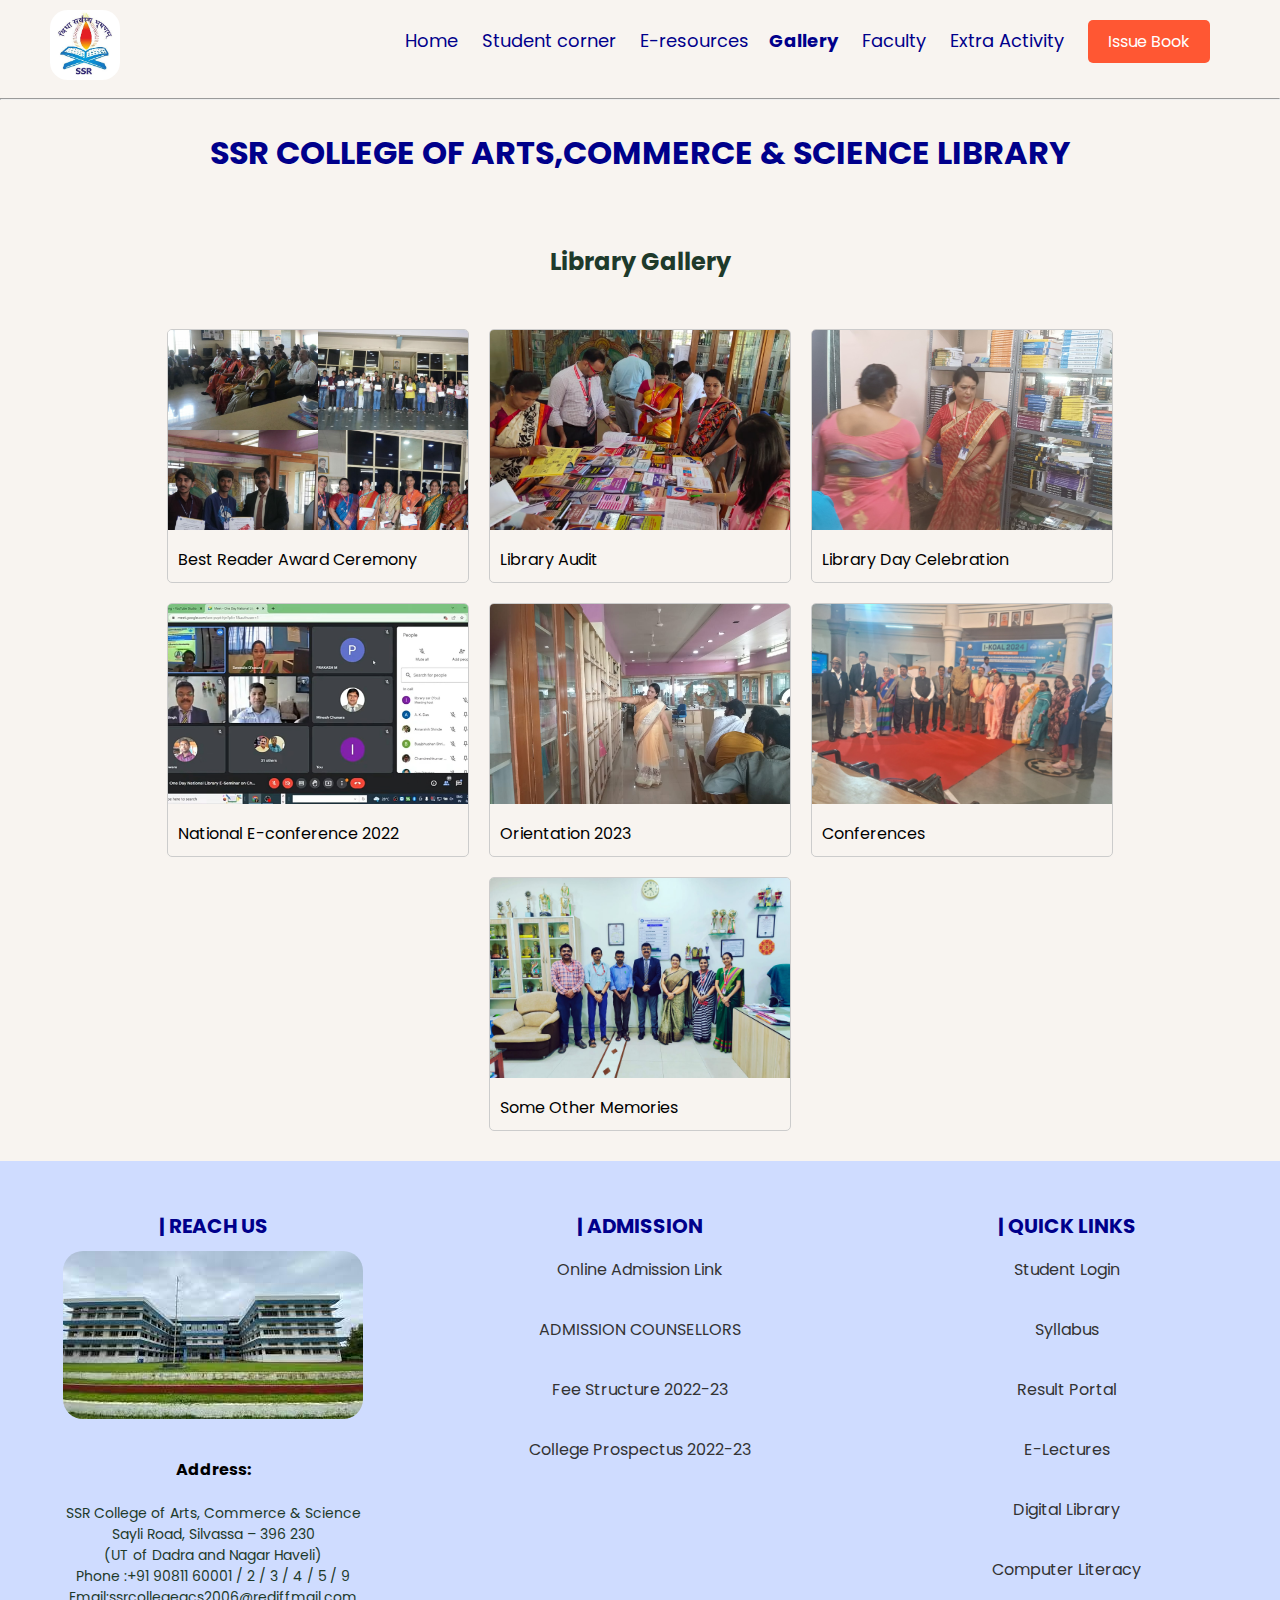
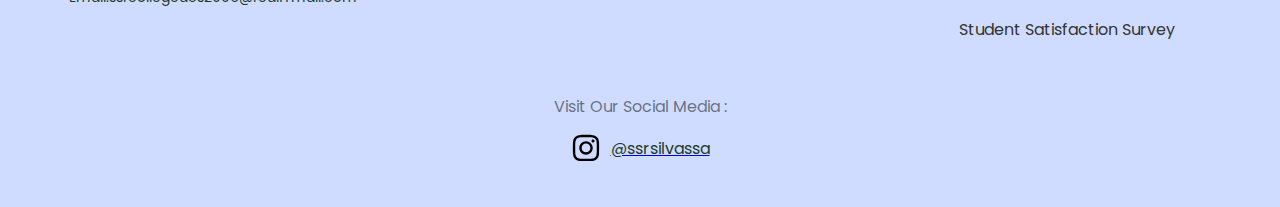
<file: Gallery.html>
<!DOCTYPE html>
<html lang="en">

<head>
  <meta charset="UTF-8">
  <meta name="viewport" content="width=device-width, initial-scale=1.0">
  <title>SSR ACS LIBRARY </title>
  <link rel="icon" type="image/x-icon" href="logo.jpg">
  <link rel="stylesheet" href="style.css">
  <link rel="stylesheet" href="media.css">
  

</head>

<body>
  <header>
    <div class="container">
      <div class="logo">
        <img src="logo.jpg" alt="Logo">
      </div>
      <nav>
        <div class="menu flex" id="menu">
          <ul>
            <li><a href="index.html">Home</a></li>
            <li><a href="student_corner.html ">Student corner</a></li>
            <li><a href="E-resources.html" >E-resources</a>
              <!-- <img src="svg/down-arrow.svg" style="width: 20px; height: 20px; padding-left: 2px;"> <a href="#note">Resources</a></li> -->
            <li><a href="Gallery.html" style="font-weight: bold;">Gallery</a></li>
            <li><a href="faculty.html">Faculty</a></li>
            <li><a href="ExtraActivity.html">Extra Activity</a></li>
            <li><a
                href="https://docs.google.com/forms/d/e/1FAIpQLScoX--Xh_XwYsgQzIsW8X_FtGymw-3ZtJMVncc8g-DpWyfgjg/viewform" target="_blank"
                class="contact-btn contact">Issue Book</a></li>
          </ul>
        </div>
      </nav>
      <!-- <div class="contact"> 
      <a href="https://docs.google.com/forms/d/e/1FAIpQLScoX--Xh_XwYsgQzIsW8X_FtGymw-3ZtJMVncc8g-DpWyfgjg/viewform" class="contact-btn">Issue Book</a>
     </div> -->


      <a href="#" class="nav-toggle" id="nav-toggle">
        <img src="menu (2).png">
      </a>

    </div>
    <hr>

    <div class="title fix" id="title fix">
      <h1>SSR COLLEGE OF ARTS,COMMERCE & SCIENCE LIBRARY</h1>
    </div>
    <div class="title2 fix" id="title fix">
      <h1>SSR COLLEGE OF ARTS,COMMERCE & SCIENCE LIBRARY</h1>
    </div>
    <!-- <div class="lib fix">
  <img src="img/lib.jpg">
</div> -->
  </header>
  <br>
  <!------------------PHOTO-SECTION---------------------------------->
  <h2 class="fix">Library Gallery</h2>
  
<div class="gallery-container fix">
   <!----img_Section-0----->
    <div class="photo-card" onclick="showRelatedPhotos('photo1')">
      <a href="Gallery1.html"><img src="All.png" alt="Photo 1" class="photo"></a>
      <div class="description">Best Reader Award Ceremony</div>
    </div>
  
    <!-- <div id="related-photos-photo1" class="related-photos">
      <img src="img/lib_day_2022.jpg" alt="Related Photo 1" class="related-photo">
      <img src="img/logo2.jpg" alt="Related Photo 2" class="related-photo">
    
    </div> -->
  <!----img_Section-1----->
    <div class="photo-card" onclick="showRelatedPhotos('photo1')">
      <a href="Gallery2.html"><img src="Library_audit_5.jpg" alt="Photo 1" class="photo"></a>
      <div class="description">Library Audit  </div>
    </div>
  
     
      <!----img_Section-2----->
    <div class="photo-card" onclick="showRelatedPhotos('photo1')">
      <a href="Gallery3.html"><img src="Library Day Celebration (2).jpg" alt="Photo 1" class="photo"></a>
      <div class="description">Library Day Celebration </div>
    </div>
  
    
          <!----img_Section-3----->

    <div class="photo-card" onclick="showRelatedPhotos('photo1')">
      <a href="Gallery4.html"> <img src="National E-conference 2022.jpg" alt="Photo 1" class="photo"></a>
      <div class="description">National E-conference 2022</div>
    </div>
  
    
          <!----img_Section-4----->

    <div class="photo-card" onclick="showRelatedPhotos('photo1')">
      <a href="Gallery5.html"> <img src="oriantation1.jpeg" alt="Photo 1" class="photo"></a>
      <div class="description">Orientation 2023 </div>
    </div>
  
    
          <!----img_Section-5----->

    <div class="photo-card" onclick="showRelatedPhotos('photo1')">
      <a href="Gallery6.html"><img src="Conference.jpg" alt="Photo 1" class="photo"></a>
      <div class="description">Conferences</div>
    </div>
              <!----img_Section-6----->

    <div class="photo-card" onclick="showRelatedPhotos('photo1')">
      <a href="Gallery7.html"><img src="SOM1.jpg" alt="Photo 1" class="photo"></a>
      <div class="description">Some Other Memories</div>
    </div>
  </div>
    



  <!-- ----------------------------------------------Footer------------------------------------ -->
  <footer class="footer">
    <div class="box">
      <div class="footer-section">
        <h3>| REACH US</h3>
        <img src="college.jpg" alt="College Photo">
        <h4>Address:</h4>
        <p>SSR College of Arts, Commerce & Science<br>Sayli Road, Silvassa – 396 230<br>(UT of Dadra and Nagar Haveli)
          <br>Phone :+91 90811 60001 / 2 / 3 / 4 / 5 / 9<br>Email:ssrcollegeacs2006@rediffmail.com
        </p>
      </div>
      <div class="footer-section">
        <h3>| ADMISSION</h3>
        <ul>
          <li><a href="https://ssracs.vriddhionline.com/" target="_blank">Online Admission Link</a></li><br>
          <li><a href="#">ADMISSION COUNSELLORS</a></li><br>
          <li><a href="https://ssracs.edu.in/Fee-Structure-2021-2022/" target="_blank">Fee Structure 2022-23</a></li><br>
          <li><a href="https://ssracs.edu.in/college-prospectus-21/" target="_blank">College Prospectus 2022-23</a></li>
        </ul>
      </div>
      <div class="footer-section">
        <h3>| QUICK LINKS</h3>
        <ul>
          <li><a href="https://sps.unipune.ac.in/app/" target="_blank"> Student Login</a></li><br>
          <li><a href="http://collegecirculars.unipune.ac.in/sites/documents/Syllabus2024/Forms/AllItems.aspx" target="_blank"> Syllabus</a></li><br>
          <li><a href="http://exam.unipune.ac.in/" target="_blank"> Result Portal</a></li><br>
          <li><a href="https://ssracs.edu.in/e-lectures/" target="_blank">E-Lectures</a></li><br>
          <li><a href="#">Digital Library</a></li><br>
          <li><a href="#">Computer Literacy</a></li><br> 
          <li><a href="https://ssracs.edu.in/student-satisfaction-survey/" target="_blank">Student Satisfaction Survey</a></li>
        </ul>
      </div>
    </div>

    <!-- Watermark container -->
    <div id="watermark-container">
      <p id="watermark-text">Visit Our Social Media :</p>
      <!-- <img src="instagram.svg" height="22px"> -->


      <!-- <img src="instagram.svg" height="22px"> -->
      <div class="instagram-icon fix">
        <img src="instagram_icon.svg" alt="Instagram Icon">
        <a href="https://www.instagram.com/ssrsilvassa/">
          <p class="username">@ssrsilvassa</p>
        </a>
      </div>
    </div>
  </footer>
    <!--JavaScript---------->
    <script src="script.js"></script>
  <!-- <script>
    function showRelatedPhotos(photoId) {
      const relatedPhotosDiv = document.getElementById(`related-photos-${photoId}`);
      if (relatedPhotosDiv) {
        if (relatedPhotosDiv.style.display === 'none') {
          relatedPhotosDiv.style.display = 'flex';
        } else {
          relatedPhotosDiv.style.display = 'none';
        }
      }
    }
  </script> -->
  
  </body>
  </html>
</file>
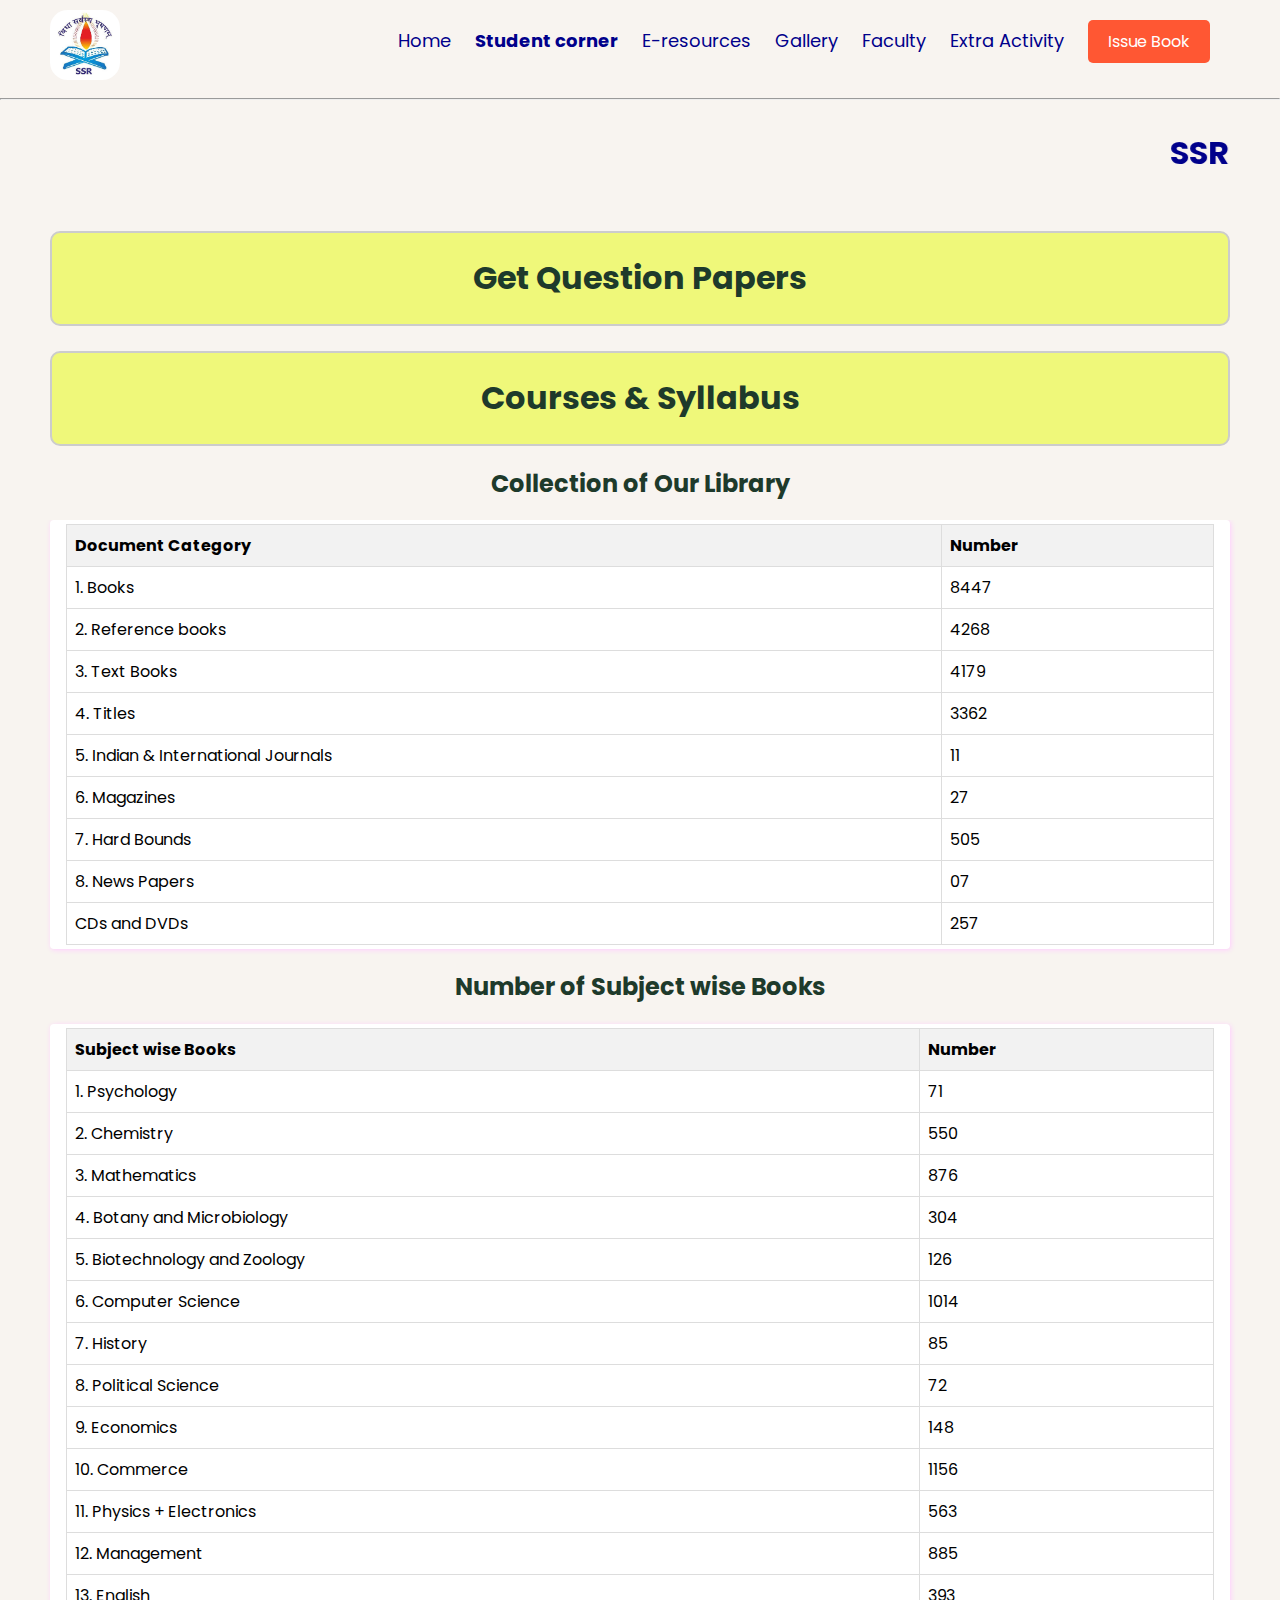
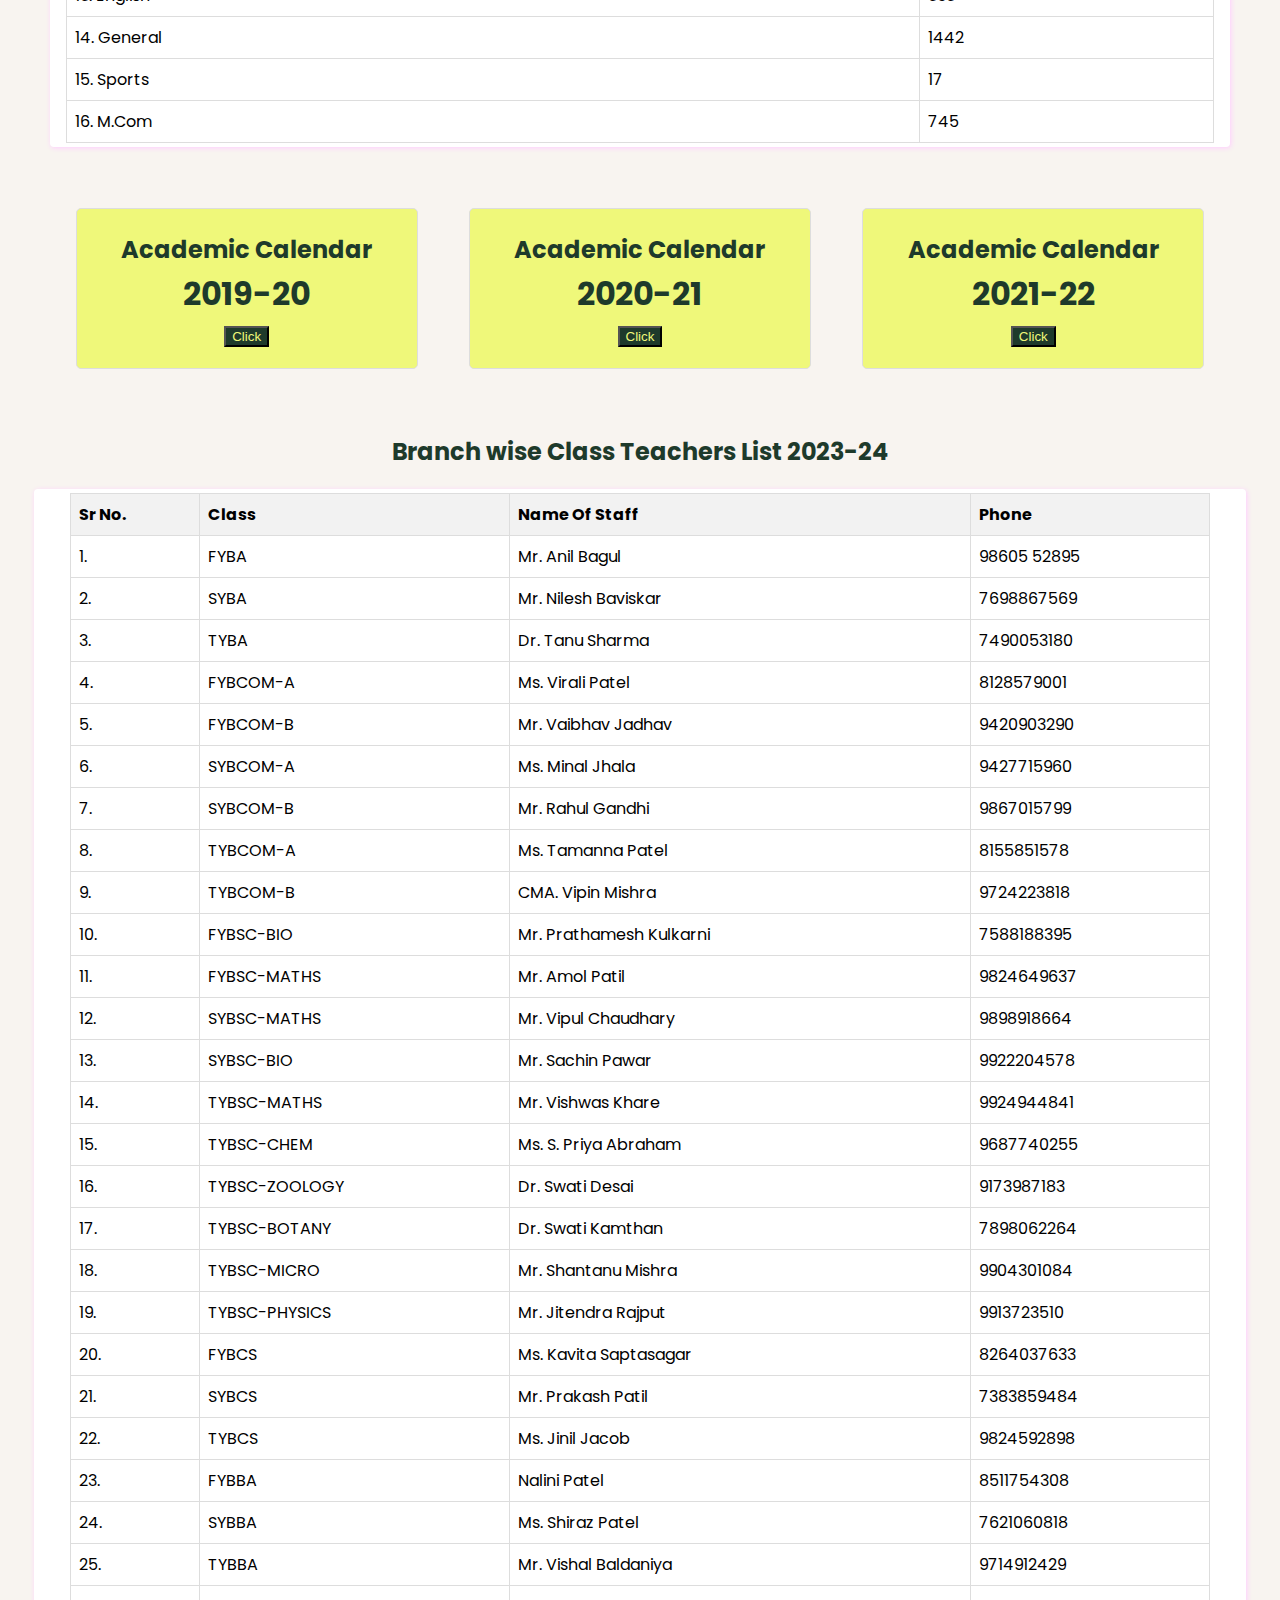
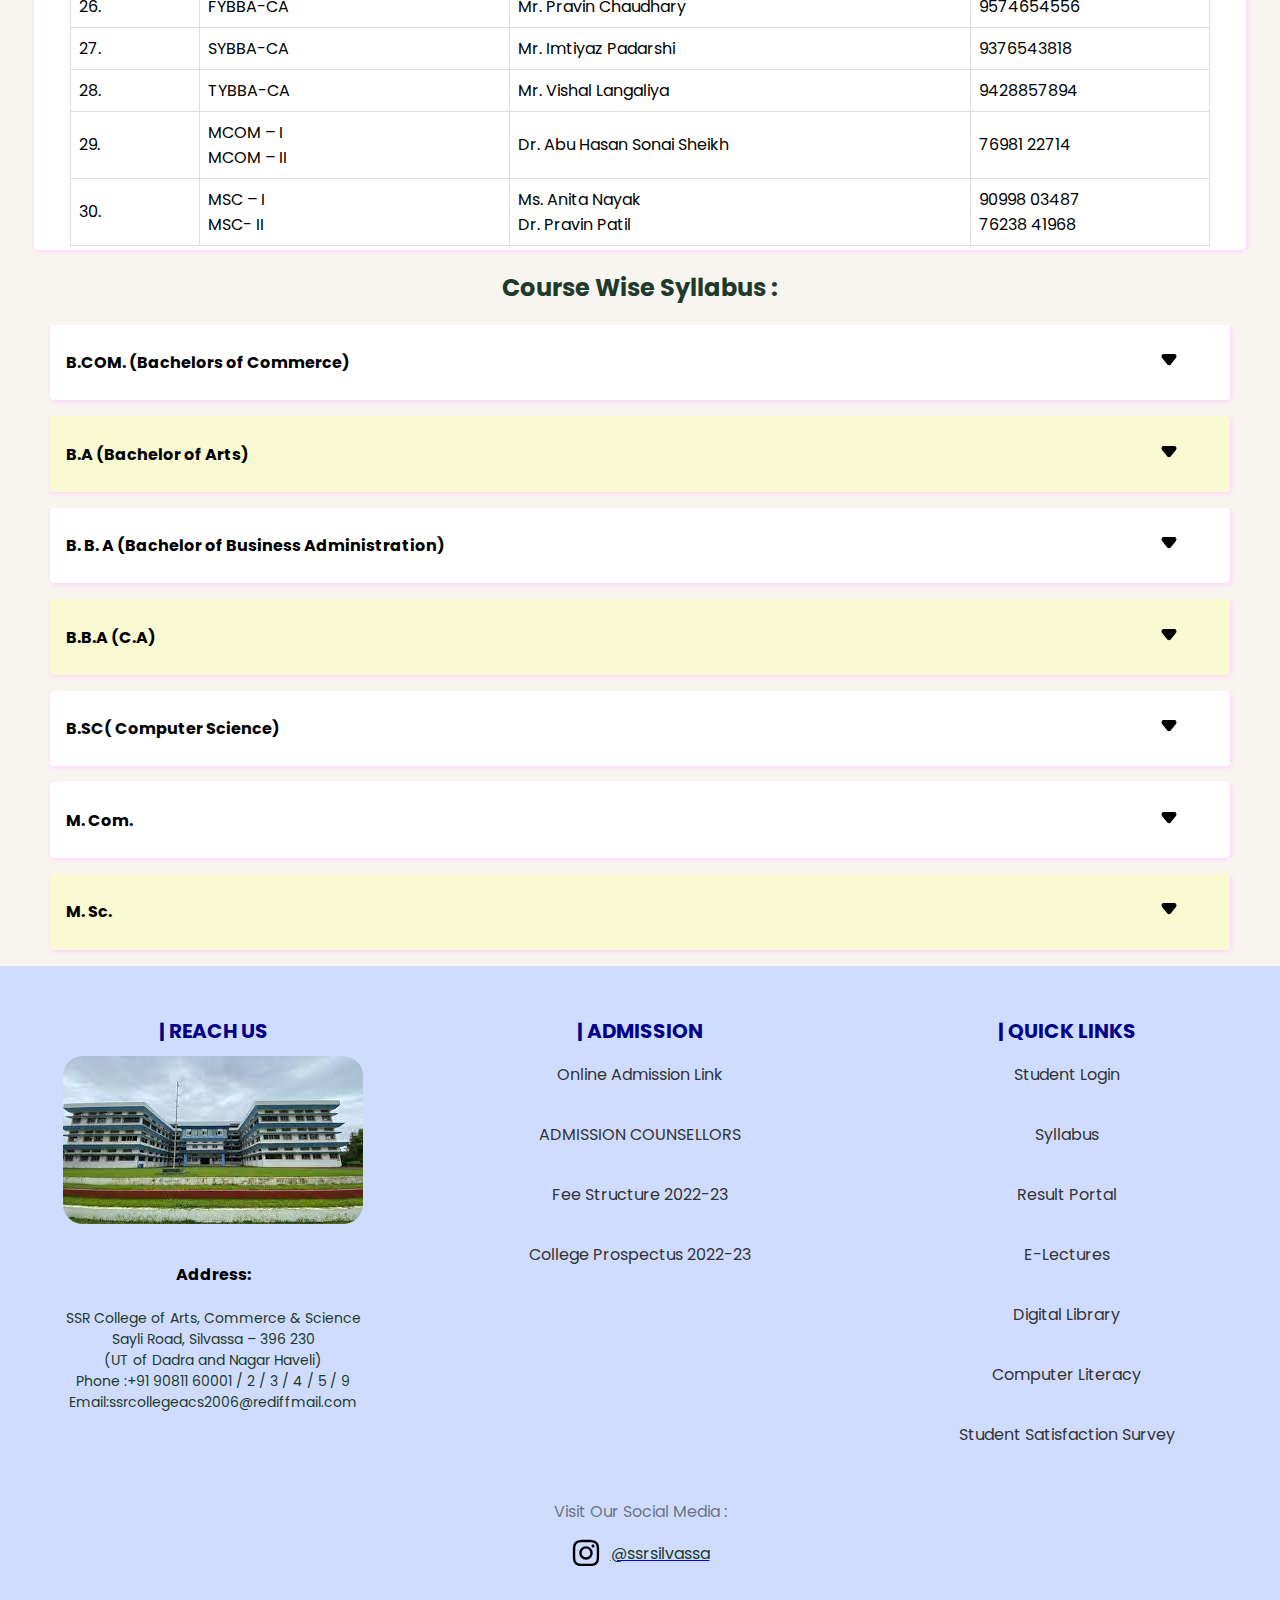
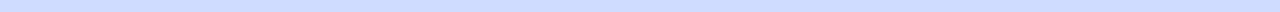
<file: student_corner.html>
<!DOCTYPE html>
<html lang="en">

<head>
  <meta charset="UTF-8">
  <meta name="viewport" content="width=device-width, initial-scale=1.0">
  <title>SSR ACS LIBRARY </title>
  <link rel="icon" type="image/x-icon" href="logo.jpg">
  <link rel="stylesheet" href="style.css">
  <link rel="stylesheet" href="media.css">


</head>

<body>
  <header>
    <div class="container">
      <div class="logo">
        <img src="logo.jpg" alt="Logo">
      </div>
      <nav>
        <div class="menu flex" id="menu">
          <ul>
            <li><a href="index.html">Home</a></li>
            <li><a href="student_corner.html " style="font-weight: bold;">Student corner</a></li>
            <li><a href="E-resources.html">E-resources</a></li>
            <li><a href="Gallery.html">Gallery</a></li>
            <li><a href="faculty.html">Faculty</a></li>
            <li><a href="ExtraActivity.html">Extra Activity</a></li>
            <li><a
                href="https://docs.google.com/forms/d/e/1FAIpQLScoX--Xh_XwYsgQzIsW8X_FtGymw-3ZtJMVncc8g-DpWyfgjg/viewform"
                class="contact-btn contact">Issue Book</a></li>
          </ul>
        </div>
      </nav>
      <!-- <div class="contact"> 
      <a href="https://docs.google.com/forms/d/e/1FAIpQLScoX--Xh_XwYsgQzIsW8X_FtGymw-3ZtJMVncc8g-DpWyfgjg/viewform" class="contact-btn">Issue Book</a>
     </div> -->


      <a href="#" class="nav-toggle" id="nav-toggle">
        <img src="menu (2).png">
      </a>

    </div>
    <hr>

    <div class="title fix" id="title fix">
      <marquee>
        <h1>SSR COLLEGE OF ARTS,COMMERCE & SCIENCE LIBRARY</h1>
      </marquee>
    </div>
    <div class="title2 fix" id="title fix">
      <h1>SSR COLLEGE OF ARTS,COMMERCE & SCIENCE LIBRARY</h1>
    </div>
    <!-- <div class="lib fix">
  <img src="img/lib.jpg">
</div> -->
  </header>
  <br>

  <!--------------Questio-Paper------------->
  <div class="q_paper fix">
    <div class="cover">
      <a href="http://www.unipune.ac.in/university_files/old_papers.htm" class="no-underline" target="_blank">
        <h1>Get Question Papers</h1>
      </a>
    </div>
  </div>
  <br>
  <!--------- Courses & Syllabus --------->
  <div class="q_paper fix">
    <div class="cover">
      <a href="http://collegecirculars.unipune.ac.in/sites/documents/Syllabus2024/Forms/AllItems.aspx" target="_blank"
        class="no-underline">
        <h1>Courses & Syllabus</h1>
      </a>
    </div>
  </div>

  <!-- ------------------------------------------------------------------------------------------- -->
  <h2 style="text-align: center;" id="note">Collection of Our Library</h2>
  <div class="fix">
    <div class="accordian ">
      <div class="question">
        <!-- <h1> Collection of Our Library</h1> -->
        <table>
          <thead>
            <tr>
              <th>Document Category</th>
              <th>Number</th>
            </tr>
          </thead>
          <tbody>
            <tr>
              <td>1. Books</td>
              <td>8447</td>
            </tr>
            <tr>
              <td>2. Reference books</td>
              <td>4268</td>
            </tr>
            <tr>
              <td>3. Text Books</td>
              <td>4179</td>
            </tr>
            <tr>
              <td>4. Titles</td>
              <td>3362</td>
            </tr>
            <tr>
              <td>5. Indian & International Journals</td>
              <td>11</td>
            </tr>
            <tr>
              <td>6. Magazines</td>
              <td>27</td>
            </tr>
            <tr>
              <td>7. Hard Bounds</td>
              <td>505</td>
            </tr>
            <tr>
              <td>8. News Papers</td>
              <td>07</td>
            </tr>
            <tr>
              <td> CDs and DVDs</td>
              <td>257</td>
            </tr>

          </tbody>
        </table>
      </div>

    </div>
    <h2 style="text-align: center;">Number of Subject wise Books </h2>
    <!-- -------------------------Table-2------------------------------------- -->
    <div class="accordian">
      <div class="question">
        <!-- <h1>Number of Subject wise Books.</h1> -->
        <table>
          <thead>
            <tr>
              <th>Subject wise Books </th>
              <th>Number</th>
            </tr>
          </thead>
          <tbody>
            <tr>
              <td>1. Psychology</td>
              <td>71</td>
            </tr>
            <tr>
              <td>2. Chemistry</td>
              <td>550</td>
            </tr>
            <tr>
              <td>3. Mathematics</td>
              <td>876</td>
            </tr>
            <tr>
              <td>4. Botany and Microbiology</td>
              <td>304</td>
            </tr>
            <tr>
              <td>5. Biotechnology and Zoology</td>
              <td>126</td>
            </tr>
            <tr>
              <td>6. Computer Science</td>
              <td>1014</td>
            </tr>
            <tr>
              <td>7. History</td>
              <td>85</td>
            </tr>
            <tr>
              <td>8. Political Science</td>
              <td>72</td>
            </tr>
            <tr>
              <td>9. Economics </td>
              <td> 148</td>
            </tr>
            <tr>
              <td>10. Commerce </td>
              <td>1156 </td>
            </tr>
            <tr>
              <td>11. Physics + Electronics </td>
              <td> 563</td>
            </tr>
            <tr>
              <td> 12. Management</td>
              <td>885 </td>
            </tr>
            <tr>
              <td>13. English</td>
              <td>393</td>
            </tr>
            <tr>
              <td>14. General</td>
              <td>1442</td>
            </tr>
            <tr>
              <td>15. Sports</td>
              <td>17</td>
            </tr>
            <tr>
              <td>16. M.Com</td>
              <td>745</td>
            </tr>
          </tbody>
        </table>

      </div>
    </div>
  </div>
  <br>
  <!--------------------------------Academic Calendar----------------------------->

  <div class="Academic_Calendar fix">
    <div class="Academic_card">
      <h2>Academic Calendar</h2>
      <div class="calendar-detail">
        <h1>2019-20</h1>
        <!-- <p><strong>Year:</strong>2021</p> -->
        <div class="container_btn">
          <a href="https://ssracs.edu.in/wp-content/uploads/2021/10/ACADEMIC-CALENDAR-1.pdf" target="_blank"><button
              class="centered-button">Click</button></a>
        </div>
        <!-- <br> -->
      </div>
    </div>

    <div class="Academic_card">
      <h2>Academic Calendar</h2>
      <div class="calendar-detail">
        <h1>2020-21</h1>
        <!-- <p><strong>Year:</strong>2021</p> -->
        <div class="container_btn">
          <a href="https://ssracs.edu.in/wp-content/uploads/2022/03/Academic-Calendar-2020-21-1.pdf" target="_blank">
            <button class="centered-button">Click</button></a>
        </div>
      </div>
    </div>
    <div class="Academic_card">
      <h2>Academic Calendar</h2>
      <div class="calendar-detail">
        <h1>2021-22</h1>
        <!-- <p><strong>Year:</strong>2021</p> -->
        <div class="container_btn">
          <a href="https://ssracs.edu.in/wp-content/uploads/2023/05/Academic-Calendar-2021-22.pdf"
            target="_blank"><button class="centered-button">Click</button></a>
        </div>

      </div>
    </div>
  </div>
  <br>

  <!---------------------------------Table-3--------------------------------->
  <h2 style="text-align: center;">Branch wise Class Teachers List 2023-24 </h2>

  <div class="accordian fix">
    <div class="question fix">
      <!-- <h1>Branch wise Class Teachers List </h1> -->
      <table>
        <thead>
          <tr>
            <th>Sr No. </th>
            <th>Class</th>
            <th>Name Of Staff</th>
            <th>Phone</th>
          </tr>
        </thead>
        <tbody>
          <tr>
            <td>1.</td>
            <td>FYBA</td>
            <td> Mr. Anil Bagul</td>
            <td>98605 52895</td>
          </tr>
          <tr>
            <td>2. </td>
            <td>SYBA</td>
            <td>Mr. Nilesh Baviskar</td>
            <td>7698867569</td>
          </tr>
          <tr>
            <td>3. </td>
            <td>TYBA</td>
            <td>Dr. Tanu Sharma </td>
            <td>7490053180</td>
          </tr>
          <tr>
            <td>4. </td>
            <td>FYBCOM-A</td>
            <td>Ms. Virali Patel </td>
            <td>8128579001</td>
          </tr>
          <tr>
            <td>5.</td>
            <td>FYBCOM-B</td>
            <td> Mr. Vaibhav Jadhav</td>
            <td>9420903290</td>
          </tr>
          <tr>
            <td>6. </td>
            <td>SYBCOM-A</td>
            <td>Ms. Minal Jhala</td>
            <td>9427715960</td>
          </tr>
          <tr>
            <td>7.</td>
            <td>SYBCOM-B</td>
            <td> Mr. Rahul Gandhi </td>
            <td>9867015799</td>
          </tr>
          <tr>
            <td>8.</td>
            <td>TYBCOM-A</td>
            <td>Ms. Tamanna Patel </td>
            <td>8155851578</td>
          </tr>
          <tr>
            <td>9. </td>
            <td>TYBCOM-B</td>
            <td> CMA. Vipin Mishra</td>
            <td>9724223818</td>
          </tr>
          <tr>
            <td>10. </td>
            <td>FYBSC-BIO</td>
            <td> Mr. Prathamesh Kulkarni</td>
            <td>7588188395</td>
          </tr>
          <tr>
            <td>11. </td>
            <td>FYBSC-MATHS</td>
            <td> Mr. Amol Patil</td>
            <td>9824649637</td>
          </tr>
          <tr>
            <td> 12. </td>
            <td>SYBSC-MATHS</td>
            <td> Mr. Vipul Chaudhary</td>
            <td>9898918664</td>
          </tr>
          <tr>
            <td>13. </td>
            <td>SYBSC-BIO</td>
            <td>Mr. Sachin Pawar</td>
            <td>9922204578</td>
          </tr>
          <tr>
            <td>14. </td>
            <td>TYBSC-MATHS</td>
            <td>Mr. Vishwas Khare</td>
            <td>9924944841</td>
          </tr>
          <tr>
            <td>15. </td>
            <td>TYBSC-CHEM</td>
            <td>Ms. S. Priya Abraham</td>
            <td>9687740255</td>
          </tr>
          <tr>
            <td>16. </td>
            <td>TYBSC-ZOOLOGY</td>
            <td>Dr. Swati Desai</td>
            <td>9173987183</td>
          </tr>
          <tr>
            <td>17.</td>
            <td>TYBSC-BOTANY</td>
            <td>Dr. Swati Kamthan</td>
            <td>7898062264</td>
          </tr>
          <tr>
            <td>18.</td>
            <td>TYBSC-MICRO</td>
            <td>Mr. Shantanu Mishra</td>
            <td>9904301084</td>
          </tr>
          <tr>
            <td>19.</td>
            <td>TYBSC-PHYSICS</td>
            <td>Mr. Jitendra Rajput</td>
            <td>9913723510</td>
          </tr>
          <tr>
            <td>20.</td>
            <td>FYBCS</td>
            <td>Ms. Kavita Saptasagar</td>
            <td>8264037633</td>
          </tr>
          <tr>
            <td>21.</td>
            <td>SYBCS</td>
            <td>Mr. Prakash Patil</td>
            <td>7383859484</td>
          </tr>
          <tr>
            <td>22.</td>
            <td>TYBCS</td>
            <td> Ms. Jinil Jacob</td>
            <td>9824592898</td>
          </tr>
          <tr>
            <td>23.</td>
            <td>FYBBA</td>
            <td>Nalini Patel</td>
            <td>8511754308</td>
          </tr>
          <tr>
            <td>24.</td>
            <td>SYBBA</td>
            <td>Ms. Shiraz Patel</td>
            <td>7621060818</td>
          </tr>
          <tr>
            <td>25.</td>
            <td>TYBBA</td>
            <td>Mr. Vishal Baldaniya</td>
            <td>9714912429</td>
          </tr>
          <tr>
            <td>26.</td>
            <td>FYBBA-CA</td>
            <td>Mr. Pravin Chaudhary</td>
            <td>9574654556</td>
          </tr>
          <tr>
            <td>27.</td>
            <td>SYBBA-CA</td>
            <td> Mr. Imtiyaz Padarshi</td>
            <td>9376543818</td>
          </tr>
          <tr>
            <td>28.</td>
            <td>TYBBA-CA</td>
            <td> Mr. Vishal Langaliya</td>
            <td>9428857894</td>
          </tr>
          <tr>
            <td>29.</td>
            <td>MCOM – I<BR>MCOM – II</td>
            <td>Dr. Abu Hasan Sonai Sheikh</td>
            <td>76981 22714 </td>
          </tr>
          <tr>
            <td>30.</td>
            <td>MSC – I<br>MSC- II</td>
            <td>Ms. Anita Nayak<br>Dr. Pravin Patil</td>
            <td>90998 03487<br>76238 41968</td>
          </tr>
        </tbody>
      </table>

    </div>
  </div>
  </div>
  <!--///////////////////////////Course And Syllabus//////////////////////////////////-->
  <h2 style="text-align: center;">Course Wise Syllabus :</h2>
  <div class="fix c1">
    <div class="accordian ">
      <div class="question">
        <h4> B.COM. (Bachelors of Commerce)</h4>
        <div class="icon"> <img src="down-arrow.svg" style="width: 30px; height: 30px;"></div>
      </div>
      <div class="answer">
        <p>ELEGIBILITY: <br>

          An applicant who has passed H.S.C Examination or an equivalent examination of any statutory Board of
          University with English as a subject is eligible for admission to 1st year B.Com Degree course. Change of
          subject once offered is not allowed, unless it is brought to the notice of the authorities within 15 days of
          admission.</p>
        <h2>F.Y.B.Com.</h2><!--FY-->
        <h3>COMPULSORY SUBJECT :</h3>
        <ol>
          <li>Functional English (Theory & Practical)</li>
          <li> Financial Accounting (Theory & Practical)</li>
          <li> Business Economics (micro)</li>
          <li>Banking & Finance</li>
          <li> Additional English</li>
        </ol>
        <h3>OPTIONAL SUBJECTS :</h3>
        <p>Mathematics & Statistics/ Computer Fundamentals & Concepts</p>
        <p>Business Environment and Entrepreneurship / Marketing and Salesmanship</p>
        <!----------->
        <h2>S.Y.B.Com</h2><!--SY-->
        <h3>COMPULSORY SUBJECT :</h3>
        <ol>
          <li>Business Communication</li>
          <li> Corporate Accounting</li>
          <li> Business Economics (macro)</li>
          <li> Business Management</li>
          <li>Elements of Company Law</li>
          <li> Environmental Awareness</li>
        </ol>
        <h3>OPTIONAL SUBJECTS :</h3>
        <p>Business Administration I / Banking & finance I / Cost & Works Accounting I (Theory & Practical)</p>
        <!---------->
        <h2>T.Y.B.Com</h2><!--TY-->
        <h3>COMPULSORY SUBJECT :</h3>
        <ol>
          <li> Advanced Accounting</li>
          <li>Auditing & Taxation</li>
          <li>Business Regulatory Frame Work (Mercantile Law)</li>
          <li>Indian and Global Economics Development</li>
        </ol>
        <h3>OPTIONAL SUBJECTS :</h3>
        <ol>
          <li>Cost & Works Accounting Paper II / Banking & Finance Paper II / Business Administration II</li>
          <li> Cost & Works Accounting Paper III / Banking & Finance Paper III / Business Administration II</li>
        </ol>

      </div>
    </div>
  </div>
  <!-- 2 -->
  <div class="fix ">
    <div class="accordian this">
      <div class="question ">
        <h4>B.A (Bachelor of Arts)</h4>
        <div class="icon"> <img src="down-arrow.svg" style="width: 30px; height: 30px;"></div>
      </div>
      <div class="answer">
        <h2>F.Y.B.A</h2>
        <ol>
          <li>Compulsory English – Visionary Gleam: A Selection of Prose and poetry</li>
          <li> Optional English- Interface: English Literature and Language</li>
          <li> General Psychology</li>
          <li> Political Science -Indian Government and Politics</li>
          <li>History- Chhatrapati Shivaji and His Times</li>
          <li> Economics- Indian Economy- Problems and Prospects</li>
          </li>
        </ol>
        <h2>S.Y.B.A</h2>
        <ol>
          <li>Compulsory English – Literary Landscapes</li>
          <li> Environmental Awareness</li>
          <li>Any Three general subjects to be selected out of the following subjects</li>
          <li> Psychology- Social Psychology</li>
          <li>Political Science- Government and Politics of U.K; U.S.A</li>
          <li>History – Modern India</li>
          <li>Economics- Money and Banking</li>
          <li>English- Study of English Language & Literature</li>
          <li>Any one subject out of the three opted above will be special subject, having Paper-I & II</li>
          <li>Specialization as follows:</li>
          <li> Psychology</li>
          <li>I- Abnormal Psychology</li>
          <li>II- Developmental Psychology</li>
          <li> Political Science</li>
          <li>I- Western Political Thought</li>
          <li>II- Political Sociology</li>
          <li>History</li>
          <li>I- Ancient India</li>
          <li>II- Medieval India</li>
          <li>Economics</li>
          <li> Micro Economics</li>
          <li>II- Macro Economics</li>
          <li>Optional English</li>
          <li>I- Appreciating Drama</li>
          <li>II- Appreciating Poetry</li>
        </ol>
        <h2>T.Y.B.A</h2>
        <ol>
          <li>Compulsory English</li>
          <li>The general and special papers as in S.Y.B.A to be continued.</li>
        </ol>
      </div>
    </div>
  </div>
  <!-----3------->

  <div class="fix">
    <div class="accordian ">
      <div class="question">
        <h4>B. B. A (Bachelor of Business Administration)</h4>
        <div class="icon"> <img src="down-arrow.svg" style="width: 30px; height: 30px;"></div>
      </div>
      <div class="answer">
        <h2>F.Y.B.B.A</h2>
        <h3>SEM I</h3>
        <ol>
          <li>Business Organization & System</li>
          <li>Business Accounting</li>
          <li>Business Mathematics</li>
          <li>Business Communication Skills</li>
          <li>Business Economics (Micro)</li>
          <li>Business Demography & Environmental Studies</li>
        </ol>
        <h3>SEM II</h3>
        <ol>
          <li>Principles of Management</li>
          <li>Principles of Finance</li>
          <li>Business Statistics</li>
          <li>Principles of Marketing</li>
          <li>Basics of Cost Accounting</li>
          <li>Business informatics.</li>
        </ol>

        <h2>S.Y.B.B.A</h2><!---->
        <h3>SEM III</h3>
        <ol>
          <li>Personality Development</li>
          <li> Human Resource Management & Organizational Behaviour</li>
          <li> Business Economics (Macro)</li>
          <li> I. T. in Management</li>
          <li> Management Accounting</li>
          <li> Business Ethics </li>
        </ol>
        <h3>SEM IV</h3>
        <ol>
          <li>Production & Operations Management</li>
          <li> Business Taxation</li>
          <li> Management Information System</li>
          <li> Industrial Relations & Labour Laws</li>
          <li> International Business</li>
          <li> Business Exposure ( Field Visits )</li>

        </ol>

        <h2>T.Y.B.B.A</h2><!---->
        <h3>SEM V </h3>
        <ol>
          <li>Supply Chain Logistics Management</li>
          <li> Business Ethics</li>
          <li> Entrepreneurship Development</li>
          <li> Research Methodology (Tools & Analysis)</li>
          <li> Human Resource Management – I</li>
          <li> Human Resource Management – II</li>
        </ol>
        <h3>SEM VI</h3>
        <ol>
          <li>Business Planning & Project</li>
          <li>Management Control Systems</li>
          <li>Event Management</li>
          <li>E- Commerce</li>
          <li>Human Resource Management – III</li>
          <li>Human Resource Management – IV</li>
        </ol>
      </div>
    </div>
  </div>
  <!-- 4-->

  <div class="fix">
    <div class="accordian this ">
      <div class="question">
        <h4>B.B.A (C.A)</h4>
        <div class="icon"> <img src="down-arrow.svg" style="width: 30px; height: 30px;"></div>
      </div>
      <div class="answer">
        <p>BBA (CA) stands for Bachelor of Business Administration in Computer Application.</p>
        <h2>F.Y.BBA(CA)</h2>
        <h3>SEM I</h3>
        <ol>
          <li>Business Communication</li>
          <li>Principles of Managements</li>
          <li>C Language</li>
          <li>Database Management System</li>
          <li>Statistics </li>
          <li>Computer Laboratory Based on C language and DBMS</li>
          <li>Principles of Programming Algorithm (Add-on subject)</li>
        </ol>
        <h3>SEM II</h3>
        <ol>
          <li>Organization Behavior & Human Resource Management</li>
          <li> Financial Accounting</li>
          <li> Business Mathematics</li>
          <li> Relational Database</li>
          <li> Web Technology HTML-JS-CSS</li>
          <li> Computer Laboratory Based on RDBMS and Web Technology</li>
          <li> Advanced C (Add-on subject)</li>
        </ol>
        <h2>S.Y.BBA(CA)</h2> <!---->
        <h3>SEM III</h3>
        <ol>
          <li>Digital Marketing
          <li>Data Structure</li>
          <li>Software Engineering</li>
          <li>Angular JS or PHP</li>
          <li>Big Data or Blockchain</li>
          <li>Computer Laboratory Based on Data structure, php and big data.</li>
          <li>Environment Awareness</li>
        </ol>
        <h3>SEM IV</h3>
        <ol>
          <li>Networking</li>
          <li> Object Oriented Programming with C++</li>
          <li> Operating Systems</li>
          <li> NODE JS or Advanced PHP</li>
          <li> Project</li>
          <li> Computer Laboratory Based on C++ and PHP</li>
          <li> jQuery (Add-on subject)</li>
        </ol>
        <h2>T.Y.BBA(CA)</h2><!---->
        <h3>SEM V</h3>
        <ol>
          <li>Cyber Security</li>
          <li> OOSE</li>
          <li> Core Java</li>
          <li> Mongo DB or Python</li>
          <li> Project</li>
          <li> Computer Laboratory Based on Java and Python</li>
          <li> IoT (Add-on subject)</li>
        </ol>
        <h3>SEM VI</h3>
        <ol>
          <li>Recent Trends in IT</li>
          <li>Software Testing</li>
          <li>Advanced Java</li>
          <li>Android Programming or Dot Net Framework</li>
          <li>Project</li>
          <li>Computer Laboratory Based on Advanced java and Android Programming</li>
          <li>Soft Skill Tarining (Add-on subject)</li>
        </ol>
      </div>
    </div>
  </div>
  <!--4-->

  <div class="fix">
    <div class="accordian ">
      <div class="question">
        <h4>B.SC( Computer Science)</h4>
        <div class="icon"> <img src="down-arrow.svg" style="width: 30px; height: 30px;"></div>
      </div>
      <div class="answer">
        <h2>F.Y.B.Sc</h2>
        <h3>SEM I</h3>
        <ol>
          <li>CS- 111 Problem Solving using Computer and ‘C’ programming</li>
          <li> CS- 112 Database Management Systems</li>
          <li> CS- 113 Practical Course based on ‘C’ and DBMS</li>
          <li> MTC- 111 Mathematics I</li>
          <li> MTC- 112 Mathematics II </li>
          <li> MTC- 113 Practical Based on (Mathematics I & II)</li>
          <li> ELC- 111 Electronics I</li>
          <li> ELC- 112 Electronics II </li>
          <li> ELC- 113 Practical Based on (Electronics I & II)</li>
          <li> CSST-111 Statistics I</li>
          <li> CSST-112 Statistics II </li>
          <li> CSST-113 Practical Based on (Statistics I & II)</li>
        </ol>
        <h3>SEM II</h3>
        <ol>
          <li>CS- 121 Advanced ‘C’ programming</li>
          <li> CS-122 Relational Database Management Systems</li>
          <li> CS-123 Practical Course based on Advanced ‘C’ and RDBMS</li>
          <li> MTC- 121 Mathematics I</li>
          <li> MTC- 122 Mathematics I</li>
          <li> MTC- 123 Practical Based on (Mathematics I & II)</li>
          <li> ELC- 121 Electronics I</li>
          <li> ELC- 122 Electronics II </li>
          <li> ELC- 123 Practical Based on (Electronics I & II)</li>
          <li> CSST-121 Statistics I</li>
          <li> CSST-122 Statistics II </li>
          <li> CSST-123 Practical Based on (Statistics I & II)</li>
        </ol>

        <h2>S.Y.B.Sc</h2><!---->
        <h3>SEM III</h3>
        <ol>
          <li>CS-231 Data Structure and Algorithms – I</li>
          <li> CS- 232 Software Engineering</li>
          <li> CS-233 Practical Course based on Data Structure & Software Engineering</li>
          <li> MTC – 231 Mathematics I</li>
          <li> MTC – 232 Mathematics II </li>
          <li> MTC – 233 Practical Course based on Mathematics I & II</li>
          <li> ELC – 231 Electronics I</li>
          <li> ELC – 232 Electronics II </li>
          <li> ELC – 233 Practical Course based on Electronics I & II</li>
          <li> AECC- I Environment Science – I</li>
          <li> AECC – II Language Communication I</li>
        </ol>
        <h3>SEM IV</h3>
        <ol>
          <li> CS- 241 Data Structure and Algorithms – II</li>
          <li> CS-242 Computer Networks – I</li>
          <li> CS- 243 Practical Course based on Data Structure & Computer Networks</li>
          <li> MTC – 241 Mathematics I</li>
          <li> MTC – 242 Mathematics II </li>
          <li> MTC – 243 Practical Course based on Mathematics I & II</li>
          <li> ELC – 241 Electronics I</li>
          <li> ELC – 234 Electronics II </li>
          <li> ELC – 243 Practical Course based on Electronics I & II</li>
          <li> AECC- I Environment Science – II</li>
          <li> AECC – II Language Communication II</li>
        </ol>
        <h2>T.Y.B.Sc</h2><!---->
        <h3>SEM V</h3>
        <ol>
          <li>CS-351 Operating Systems</li>
          <li> CS-352 Computer Networks – II</li>
          <li> CS-357 Practical course based on CS 351</li>
          <li> CS-353 Web Technologies – I</li>
          <li> CS-354 Foundations of Data Science</li>
          <li> CS-358 Practical course based on CS 353</li>
          <li> CS-355 Object Oriented Programming – I (Core Java)</li>
          <li> CS-356 Theoretical Computer Science and Compiler Construction – I</li>
          <li> CS-359 Practical Course based on CS 355</li>
          <li> CS-3510 Python Programming</li>
          <li> CS-3511 Block Chain / Cloud Technology</li>
        </ol>
        <h3>SEM VI</h3>
        <ol>
          <li> CS-361 Operating Systems – II</li>
          <li> CS-362 Software Testing</li>
          <li> CS-367 Practical course based on CS 361</li>
          <li> CS-363 Web Technologies – II</li>
          <li> CS-364 Data Analytics</li>
          <li> CS-368 Practical course based on CS 363</li>
          <li> CS-365 Object Oriented Programming – II (Advanced Java)</li>
          <li> CS-366 Theoretical Computer Science and Compiler Construction – II</li>
          <li> CS-369 Practical Course based on CS 364 and CS 365</li>
          <li> CS-3610 Mobile Application Development / Software Testing Tools</li>
          <li> CS-3611 Project</li>
        </ol>
      </div>
    </div>
  </div>
  <!--************************************************************************* 5 -->
  <!-- <div class="fix">
    <div class="accordian this ">
      <div class="question">
        <h4>B.Sc. (Bachelors of Science)</h4>
        <div class="icon"> <img src="down-arrow.svg" style="width: 30px; height: 30px;"></div>
      </div>
      <div class="answer">
        <h2>F.Y.B.Sc (Bachelors of Science)</h2>
        <h3>CHEMISTRY</h3>
        <h3>SEM I</h3>
        <ol>
          <li>Physical Chemistry</li>
          <li>Organic Chemistry</li>
          <li> Chemistry Practical -I </li>
        </ol>
        <h3>SEM II</h3>
        <ol>
          <li>Inorganic Chemistry</li>
          <li>Analytical Chemistry</li>
          <li> Chemistry Practical -II </li>
        </ol>
        <h3>PHYSICS</h3>
        <ol>
          <li>Paper I Mechanics and Heat & Thermodynamics</li>
          <li>Paper II Physics Principles & Applications and Electricity & Magnetism</li>
          <li>Paper III Practical Course</li>
        </ol>
        <h3>MATHEMATICS</h3>
        <ol>
          <li>Paper I Algebra & Geometry</li>
          <li>Paper II Calculus and Differential Equation</li>
          <li>Paper III Practical Course</li>
        </ol>
        <h3>STATISTICS</h3>
        <ol>
          <li>Paper I Descriptive Statistics</li>
          <li>Paper II Discrete Probability and Probability Distribution</li>
          <li>Paper III Practical Course</li>
        </ol>
        <h3>ELECTRONICS</h3>
        <ol>
          <li>Paper I Principle of Analog Electronics</li>
          <li> Paper II Principle of Digital Electronics</li>
          <li>Paper III Practical Course</li>
        </ol>
        <h3>BOTANY</h3>
        <ol>
          <li>Paper I Plant Diversity</li>
          <li>Paper II Plant Resources Management & Utilization</li>
          <li>Paper III Practical Course</li>
        </ol>
        <h3>MICROBIOLOGY</h3>
        <ol>
          <li>Paper I Introduction of Microbiology</li>
          <li> Paper II Basic Techniques in Microbiology</li>
          <li>Paper III Practical Course</li>
        </ol>
        <h3>ZOOLOGY</h3>
        <ol>
          <li>Paper I Non Chordates and Chordates</li>
          <li>Paper II Genetics & Parasitological</li>
          <li>Paper III Practical Course</li>
        </ol>
        <h2>S.Y.B.Sc (Bachelors of Science)</h2>******************
        <h3>CHEMISTRY</h3>
        <h3>SEM III</h3>
        <ol>
          <li>Physical and Analytical Chemistry</li>
          <li>Inorganic and Organic Chemistry</li>
          <li>Chemistry Practical -III </li>
        </ol>
        <h3>SEM IV</h3>
        <ol>
          <li>Inorganic and Organic Chemistry</li>
          <li>Chemistry Practical -IV</li>
        </ol>
        <h3>PHYSICS</h3>
        <h4> Semester – I</h4>
        <p>Mathematical Methods in Physics Electronic / Instrumentation</p>
        <h4> Semester – II</h4>
        <ol>
          <li>Oscillations, Waves & Sound- I</li>
          <li>Optics – II</li>
          <li> Practical Course – III</li>
        </ol>
        <p>Practical courses corresponding to Semester- I & Semester – II theory courses, conducted on the annual Basis.
        </p>
        <h3>MATHEMATICS</h3>
        <h4>Semester – I</h4>
        <ol>
          <li>Multivariable Calculus- I</li>
          <li>Laplace Transform & Fourier Series – II</li>
          <li> Practical Course – III</li>
        </ol>
        <h4>Semester – II</h4>
        <ol>
          <li> Linear Algebra – I</li>
          <li>Numerical Methods and its applications- II</li>
          <li>Practical Course- III</li>
          <p>Semester basis Practical courses corresponding to Semester- I & Semester – II theory courses, conducted on
            the
            annual Basis.</p>
        </ol>
        <h3>STATISTICS</h3>
        <h4>Semester – I</h4>
        <ol>
          <li>Discrete Probability & Distributions- I</li>
          <li>Time Series & R- Software- I</li>
          <li>Continuous Probability Distributions</li>
        </ol>
        <h4>Semester – II</h4>
        <ol>
          <li> Statistical Methods & Use of R-Software- I</li>
          <li> Sampling Distributions and Inference – II</li>
          <li> Practical Course- III</li>
        </ol>
        <p>Practical courses corresponding to Semester- I & Semester – II theory courses, conducted on the annual Basis.
        </p>
        <h3>BOTANY</h3>
        <h4>Semester – I</h4>
        <li>Taxonomy of Angiosperms and Plant Community-I</li>
        <li>Plant Physiology- II</li>
        <li> Semester – II</li>
        <ol>
          <li> Plant Anatomy & Embryology – I</li>
          <li> Plant Biotechnology- II</li>
          <li>Practical Course- III</li>
        </ol>
        <p> Practical courses corresponding to Semester- I & Semester – II theory courses, conducted on the annual
          Basis.</p>
        <h3>ZOOLOGY</h3>

        <h4>Semester – I</h4>
        <ol>
          <li> Animal Systematic & Diversity – III</li>
          <li> Applied Zoology – I</li>
        </ol>
        <h4>Semester – II</h4>

        <li>Animal Systematic & Diversity – IV</li>
        <li> Applied Zoology – II (Apiculture, Sericulture)</li>
        <li>Practical Course- III</li>
        <p>Practical courses corresponding to Semester- I & Semester – II theory courses, conducted on the annual Basis.
        </p>
        <h3>MICROBIOLOGY</h3>

        <h4>Semester – I</h4>
        <ol>
          <li>Bacterial Systematic & Physiology – I</li>
          <li>Industrial & Soil Microbiology</li>
      </div>
      <h4>Semester – II</h4>
      <ol>
        <li>Bacterial Genetics- I</li>
        <li>Air & Water Microbiology- II</li>
        <li> Practical Course</li>
      </ol>
      <p> Practical courses corresponding to Semester- I & Semester – II theory courses, conducted on the annual Basis.
      </p>
      <h3> ELECTRONICS</h3>

      <ol>
        <li>Analog Circuit Design</li>
        <li>Digital Circuit Design- II</li>
      </ol>
      <h4>Semester – II</h4>
      <ol>
        <li>Electronic Instrumentation</li>
        <li>Communication Electronics</li>
      </ol>
      <h4>Practical Course- III</h4> 

       <h2>T.Y.B.Sc (Bachelors of Science)</h2>
      <p>Third year B.Sc. Students shall select any ONE subject as their principal subject from among
        those studied by them in S. Y. B. Sc.</p>
      <p>SUBJECTS Available as Principal Subject:</p>
      <h4>CHEMISTRY</h4>
      <h3>SEM V</h3>
      <h3>SEM VI</h3> 
    </div>
  </div>
  </div> -->
  <!--6-->
  <div class="fix">
    <div class="accordian ">
      <div class="question">
        <h4>M. Com.</h4>
        <div class="icon"> <img src="down-arrow.svg" style="width: 30px; height: 30px;"></div>
      </div>
      <div class="answer">
        Comming....
      </div>
    </div>
  </div>
  <!--7-->
  <div class="fix">
    <div class="accordian this">
      <div class="question">
        <h4>M. Sc.</h4>
        <div class="icon"> <img src="down-arrow.svg" style="width: 30px; height: 30px;"></div>
      </div>
      <div class="answer">
        Comming...
      </div>
    </div>
  </div>





  <!-- ----------------------------------------------Footer------------------------------------ -->
  <footer class="footer">
    <div class="box">
      <div class="footer-section">
        <h3>| REACH US</h3>
        <img src="college.jpg" alt="College Photo">
        <h4>Address:</h4>
        <p>SSR College of Arts, Commerce & Science<br>Sayli Road, Silvassa – 396 230<br>(UT of Dadra and Nagar Haveli)
          <br>Phone :+91 90811 60001 / 2 / 3 / 4 / 5 / 9<br>Email:ssrcollegeacs2006@rediffmail.com
        </p>
      </div>
      <div class="footer-section">
        <h3>| ADMISSION</h3>
        <ul>
          <li><a href="https://ssracs.vriddhionline.com/" target="_blank">Online Admission Link</a></li><br>
          <li><a href="#">ADMISSION COUNSELLORS</a></li><br>
          <li><a href="https://ssracs.edu.in/Fee-Structure-2021-2022/" target="_blank">Fee Structure 2022-23</a></li>
          <br>
          <li><a href="https://ssracs.edu.in/college-prospectus-21/" target="_blank">College Prospectus 2022-23</a></li>
        </ul>
      </div>
      <div class="footer-section">
        <h3>| QUICK LINKS</h3>
        <ul>
          <li><a href="https://sps.unipune.ac.in/app/" target="_blank"> Student Login</a></li><br>
          <li><a href="http://collegecirculars.unipune.ac.in/sites/documents/Syllabus2024/Forms/AllItems.aspx"
              target="_blank"> Syllabus</a></li><br>
          <li><a href="http://exam.unipune.ac.in/" target="_blank"> Result Portal</a></li><br>
          <li><a href="https://ssracs.edu.in/e-lectures/" target="_blank">E-Lectures</a></li><br>
          <li><a href="#">Digital Library</a></li><br>
          <li><a href="#">Computer Literacy</a></li><br>
          <li><a href="https://ssracs.edu.in/student-satisfaction-survey/" target="_blank">Student Satisfaction
              Survey</a></li>
        </ul>
      </div>
    </div>

    <!-- Watermark container -->
    <div id="watermark-container">
      <p id="watermark-text">Visit Our Social Media :</p>
      <!-- <img src="instagram.svg" height="22px"> -->


      <!-- <img src="instagram.svg" height="22px"> -->
      <div class="instagram-icon fix">
        <img src="instagram_icon.svg" alt="Instagram Icon">
        <a href="https://www.instagram.com/ssrsilvassa/">
          <p class="username">@ssrsilvassa</p>
        </a>
      </div>
    </div>
  </footer>

  <!-----JavaScript---------->
  <script src="script.js"></script>
</body>

</html>
</file>
<file: style.css>
@import url('https://fonts.googleapis.com/css2?family=Poppins:ital,wght@0,100;0,200;0,300;0,400;0,500;0,600;0,700;0,800;0,900;1,100;1,200;1,300;1,400;1,500;1,600;1,700;1,800;1,900&display=swap');
body {
    margin: 0;
    padding: 0;
    font-family: 'Poppins', 'sans-serif'; 
    background-color: #f8f4f0;
    box-sizing: border-box;
  }
  
  :root{
    --primary-text-color: darkblue;
    --secondary--text--color: #1e3a2b;
    --padding-inline-section: 20px ;

  }

  h1{
    color: var(--primary-text-color);
  }

  p{
    color: #1e3a2b;
  }
  h2{
    text-align: center;
    color: #1e3a2b;
    font-weight: bolder;
  }
  h3{
    color: darkblue;
  }
  .container {
    display: flex;
    justify-content: space-between;
    align-items: center;
    padding: 10px 20px;
    color: red;
    /* --- */
    max-width: 1180px;
    margin-inline: auto;
    padding-inline: var(--padding-inline-section);

  }
  .fix{
    max-width: 1180px;
    margin-inline: auto;
    padding-inline: var(--padding-inline-section);
    overflow: hidden;

  }
  
  a:hover{
    color: darkgreen;
    text-decoration: underline;
  }
  .logo img {
    /* height: 70px; */
    max-width: 70px; /* Ensure the image doesn't exceed the container width */
    max-height: 70px; /* Ensure the image doesn't exceed the container height */
    vertical-align: middle; /* Align the image vertically */
    /* border-radius: 50%; */
    border-radius: 25% 25% 25% 25% / 25% 25% 25% 25%;
    
  }
  
  nav ul {
    list-style-type: none;
    margin: 0;
    padding: 0;
    /*remov*/
    list-style: none;
    
  }
  
  nav ul li {
    /* display: inline; */
    margin-right: 20px;
    /* remove */
    display: inline-block;
  
    position: relative;
  }
  
  nav ul li a {
    color: darkblue;
    text-decoration: none;
    font-size: 18px;
  }
  .flex{
    display: flex;
  }
  .contact-btn {
    padding: 10px 20px;
    background-color: #FF5733;
    border: none;
    border-radius: 5px;
    color: #fff;
    text-decoration: none;
    font-size: 16px; 
  }
  
  
  .nav-toggle{
    display: none;
  }
  /*Body*/
  .title{
    text-align: center;
  }
  .title2.fix{
    display: none;
  }
.lib img{
   width: 1200px;
   height: 300px;
    border-radius: 25px; 
   /* border-radius: 0% 0% 22% 24% / 67% 64% 25% 25%; */
   /* border-radius: 0% 0% 72% 24% / 67% 64% 25% 25%; */
   /* border-radius: 0% 0% 72% 24% / 67% 64% 12% 25%; */
   /* border-radius: 0% 0% 25% 25% / 25% 25% 25% 0%; */
   display: block;
   margin-left: auto;
   margin-right: auto;
   
  
}
 .header{
  display: flex;
  gap: 300px;

}
.header-right img{
  width: 400px;
}

.header2{
  display: flex;
  gap: 300px;

}
.header2-left img{
  width: 400px;
} 




/* ----------------------------------------FAQ's------------------------------- */

/*body{
  line-height: 1.6rem;
}*/

.accordian{
  background-color: white;
  padding: 4px 16px;
  margin-bottom: 16px;
  border-radius: 4px;
  box-shadow: 1px 1px 5px rgb(255,205, 255);
  cursor: pointer;
}

.question{
  display: flex;
  align-items: center;
  justify-content: space-between;
}

.icon{
  margin-right: 30px;
  transition: transform 0.2s;
}

.icon.active{
  transform: rotate(-180deg);

}
.answer{
  color: #666;
  max-height: 0;
  /* max-height: 0; */

  overflow: hidden;
  transition: max-height 0.2s;
}

.answer.active{
  /* max-height: 200px ; */
  max-height: 100% ;

}

.question img{
  height: 60vw;
}


/* --------------------------------------Profile-Card------------------------ */
.profile{
  display: flex;
  gap: 250px;
}

.card {
  width: 400px;
  background-color: #eff87a;
  padding: 20px;
  border-radius: 10px;
  box-shadow: 0 4px 8px rgba(0, 0, 0, 0.1);
}

.profile-pic {
  width: 70px;
  height: 70px;
  border-radius: 50%;
  overflow: hidden;
  margin-right: 15px;
  float: left;
}

.profile-pic img {
  width: 100%;
  height: auto;
}

.name {
  font-weight: bold;
  margin-bottom: 5px;
}
.designation{
  color: #1e3a2b;
}
.intro {
  margin-top: 10px;
}

  
  /*------------------------------ Footer --------------------------------------------------- */
 /*----------------------------------------------------------------------------------------- */

 .footer {
  background-color: #cfdcff;
  padding: 30px 0;
  text-align: center;
}

.box {
  display: flex;
  justify-content: space-around;
  flex-wrap: wrap;
  
}

.footer-section {
  flex-basis: 30%;
  margin-bottom: 20px;
}

.footer-section h3 {
  font-size: 20px;
  margin-bottom: 10px;
  color: darkblue;
}

.footer-section img {
  max-width: 100%;
  height: auto;
  margin-bottom: 10px;
  border-radius: 20px;
}

.footer-section p {
  font-size: 14px;
  margin-bottom: 0;
}

ul {
  list-style: none;
  padding: 0;
}

ul li {
  margin-bottom: 10px;
}

ul li a {
  color: #333;
  text-decoration: none;
}

ul li a:hover {
  color: #007bff;
}
.cover:hover{
  color: #007bff;
}
/*********************Social-Media**************************************/

/* Styles for the watermark container */
#watermark-container {
  /* position: fixed; */
  bottom: 20px;
  right: 20px;
  pointer-events: none; /* Ensures the watermark doesn't interfere with user interaction */
}


#watermark-text {
  font-size: 16px;
  color: rgba(0, 0, 0, 0.5); /* Semi-transparent black color */
  /* float: right; */
  margin-bottom: 1px;
  
}

 /* Styles for the Instagram icon container */
.instagram-icon {
  display: flex;
  align-items: center;
  justify-content: center;

  

}

/* Styles for the Instagram icon */
.instagram-icon img {
  width: 30px; 
  height: 30px; 
  margin-right: 10px; 
}



/*---------------Page-2-------------------------Student_Corner_css---------------------------------*/

.cover:hover{
  background-color: #cfdcff ;
}

table {
  border-collapse: collapse;
  width: 100%;
}
th, td {
  border: 1px solid #dddddd;
  text-align: left;
  padding: 8px;
}
th {
  background-color: #f2f2f2;

}
/*--------------Academic_card-----------*/
.Academic_card  {
  width: 300px;
  background-color: #eff87a;
  border: 1px solid #ddd;
  border-radius: 5px;
  padding: 20px;
  margin: 20px auto;
  cursor: pointer;
}

.Academic_card h2 {
  text-align: center;
  color: #1e3a2b;
  line-height: 1px;
  
}

.calendar-detail {
  margin-top: 20px;
}

.calendar-detail h1 {
  margin: 5px 0;
  text-align: center;
  color: #1e3a2b;  
}
.container_btn {
  text-align: center;
}

.centered-button {
  background-color: #1e3a2b;
  color: #eff87a;
  cursor: pointer;

}

.Academic_Calendar{
  display: flex;
}

/* Questio paper */
.q_paper {
  justify-content: center;
  align-items: center;
  
}

.cover {
  border: 2px solid #ccc;
  border-radius: 10px;
  text-align: center;
  cursor: pointer;
  background-color: #eff87a;
}
.cover h1{
  color: #1e3a2b;
}

.no-underline {
  text-decoration: none;
}

/*------------------------------------Gallery---------------------------------------------*/
/* Main Gallery Page */
.gallery-container {
  display: flex;
  flex-wrap: wrap;
  justify-content: center;
  padding: 20px;
}

.photo-card {
  margin: 10px;
  width: 300px;
  border: 1px solid #ccc;
  border-radius: 5px;
  overflow: hidden;
  cursor: pointer;
  transition: transform 0.3s ease;
}

.photo-card:hover {
  transform: scale(1.05);
}

.photo {
  width: 100%;
  height: 200px;
  object-fit: cover;
  
}

.description {
  padding: 10px;
  
}

.related-photos {
  display: none;
  flex-wrap: wrap;
  justify-content: center;
}

.related-photo {
  margin: 5px;
  width: 100px;
  height: 100px;
  object-fit: cover;
  cursor: pointer;
  transition: transform 0.3s ease;
}

.related-photo:hover {
  transform: scale(1.1);
}
/* Gallery Section */

.gallery {
  display: flex;
  flex-wrap: wrap;
  justify-content: center;
}

.gallery-item {
  margin: 10px;
}
.gallery-item img{
  border-radius: 5px;
}

.gallery-image {
  width: 20vmax;
  height: auto;
  
  transition: transform 0.3s;
}

.gallery-image:hover {
  transform: scale(1.1);
}

.modal {
  display: none;
  position: fixed;
  z-index: 1;
  padding-top: 50px;
  left: 0;
  top: 0;
  width: 100%;
  height: 100%;
  background-color: rgba(0, 0, 0, 0.9);
}

.modal-content {
  margin: auto;
  display: block;
  max-width: 80%;
  max-height: 80%;
}

.close {
  color: white;
  position: absolute;
  top: 15px;
  right: 35px;
  font-size: 40px;
  font-weight: bold;
}

.close:hover,
.close:focus {
  color: #999;
  text-decoration: none;
  cursor: pointer;
} 
/*--------------------------------Extra-Activity---------------------*/
.e-sem{
  display: none;
}
/*----------------------------------E-resourece----------------------------------*/

.idpass{
  color: #1e3a2b;
  font-weight: bold;
}
/* .idpass-width{
  width: 20%;
  
} */

@keyframes blink {
  0% { opacity: 1; }
  50% { opacity: 0; }
  100% { opacity: 1; }
}

.blinking-text {
  animation: blink 1s infinite;
}

/* ----------------------------------- */

/* Faculty css */
/*  
.div {
  width: 80%;
  margin: 50px auto;
  background-color: #fff;
  padding: 20px;
  border-radius: 8px;
  box-shadow: 0 0 10px rgba(0, 0, 0, 0.1);
  display: flex;
}
.left-column {
  display: block;
  padding-right: 20px;
  
}

.right-column {
  flex: 2;
}
h1, h2, p {
  margin: 0;
}
.header2 {
  text-align: center;
  margin-bottom: 20px;
}
.contact-info {
  margin-bottom: 20px;
}
.contact-info p {
  margin-bottom: 5px;
}
.section-title {
  margin-top: 20px;
  margin-bottom: 10px;
}
.section-content {
  margin-bottom: 20px;
}
.experience, .education {
  margin-bottom: 20px;
}
.experience p, .education p {
  margin: 5px 0;
}
.left-column img{
  height: 200px;
  border-radius:50% ;
} */



 /* Submenu styles */
 .submenu {
  display: none;
  position: absolute;
  background-color: #fff;
  padding: 10px;
  border-radius: 5px;
  box-shadow: 0 2px 5px rgba(0, 0, 0, 0.1);
  z-index: 1000;
  /* width: 100%; */
  width: 200px;
}

nav ul li:hover .submenu {
  display: block;
}

.submenu li {
  margin: 5px 0;
}

/*  */

 .alert {
  padding: 20px;
  background-color: #f44336;
  color: white;
  opacity: 0.5;
  transition: opacity 0.6s;
  margin-bottom: 15px;
  
  border-radius: 3%;
} 

.alert.success {background-color: #04AA6D;}

.closebtn {
  margin-left: 15px;
  color: white;
  font-weight: bold;
  float: right;
  font-size: 22px;
  line-height: 20px;
  cursor: pointer;
  transition: 0.3s;
  
}

.closebtn:hover {
  color: black;
}


.this{
  background-color: lightgoldenrodyellow;
}


/*------Pop-up---------*/
#popup {
  display: none;
  position: fixed;
  top: 50%;
  left: 50%;
  width: 60%;
  transform: translate(-50%, -50%);
  /* background-color: white; */
  background-image: url('popup_background.jpg'); /* Set the path to your image */

  /* background-color: lightsteelblue; */
  padding: 20px;
  border: 2px solid black;
  border-radius: 10px;
  z-index: 9999;
  box-shadow: 0 4px 8px rgba(0, 0, 0, 0.1);

}
#popup h4{
  text-align: center;
}
.close-btn {
  position: absolute;
  top: 5px;
  right: 10px;
  width: 20px;
  cursor: pointer;
  box-shadow: 0 4px 8px rgba(0, 0, 0, 0.1);

}

/* .blinking-img {
  animation: blink 2s infinite;
} */


/*-----Video---------*/
.video-container {
  display: flex;
  justify-content: center;
  background-color: whitesmoke;
}

.video-container video {
  max-width: 100%;
  height: auto;
  border-radius: 10px;
  /* box-shadow: 5px 5px gray; */
  box-shadow: 0 4px 8px rgba(0, 0, 0, 0.1);


}
/*  */

 /* CSS for video container */
</file>
<file: media.css>
@media only screen and (max-width: 600px) {

    /*--Index Page--*/
    .nav-toggle{
        display: block;
        margin-right: 20px;
    }

    .nav-toggl img{
        width: 10px;
    }
    .container{
        overflow: initial;

    }

    .menu {
        position: absolute;
        background-color: antiquewhite;
        left: -100%;
        top: 20%;
        width: 100%;
        padding-block: 20px;
        justify-content: center;
        transition: 0.2s ease-in-out;
        

    }
    .menu.active{
        left: 0;
    }

    .menu ul{
        flex-direction: column;
        display: flex;
    }
    .logo img {
        float: left;
    }
    /* .book{
        padding-top: 10%;
        align-items: center;
        
    } */
  
  .title.fix{
    display: none;
  }
  .title2.fix{
    display: block;
    text-align: center;
    /* background-image: url("img/lib.jpg"); */
  }

  .lib img {
    width: 100%; /* Make the image fill the width of its container */
    height: 200px; /* Maintain aspect ratio */
    border-radius: 15px;
  }
  /* .lib{
    position: relative;
  } */
  /* SVG */
  .header-right{
    display: none;
  }
  .header2-left{
    display: none;

  }
 .header-left h1{
  color: lightslategrey;
 }
 .header2-right h1{
  color: lightslategrey;

 }
 

  .fix {
    padding: 0 10px;
  }


  .nav-toggle img{
    width: 35px;
    height: auto;
  }  
    .profile {
      flex-direction: column;
      gap: 20px;
    }
    .card {
      width: 90%;
    }
    .footer-section {
      flex-basis: 100%;
    }
    
 /*-------Student_corner---------------*/
 .Academic_Calendar{
  flex-direction: column;
  
 }
/* .Academic_card h2 {
  font-size:2vw;
} */
  
  /* *****************************Faculty****************************************** */
  
  .div {
    width: 90%;
}

.div .left-column {
    padding-right: 0;
}

/* .div .left-column img {
    height: 50px;
    max-width: 1000%;
    border-radius: 0;
} */

.right-column {
    flex: 1;
}
.left-column img{
    height: 200px;
    width: 50%;
    border-radius:50% ;

  }

 /*--------------------------------Extra-Activity---------------------*/
 
 
.e-sem{
  display: block;
}
  /******************************************************************************************************************************/
}
</file>
